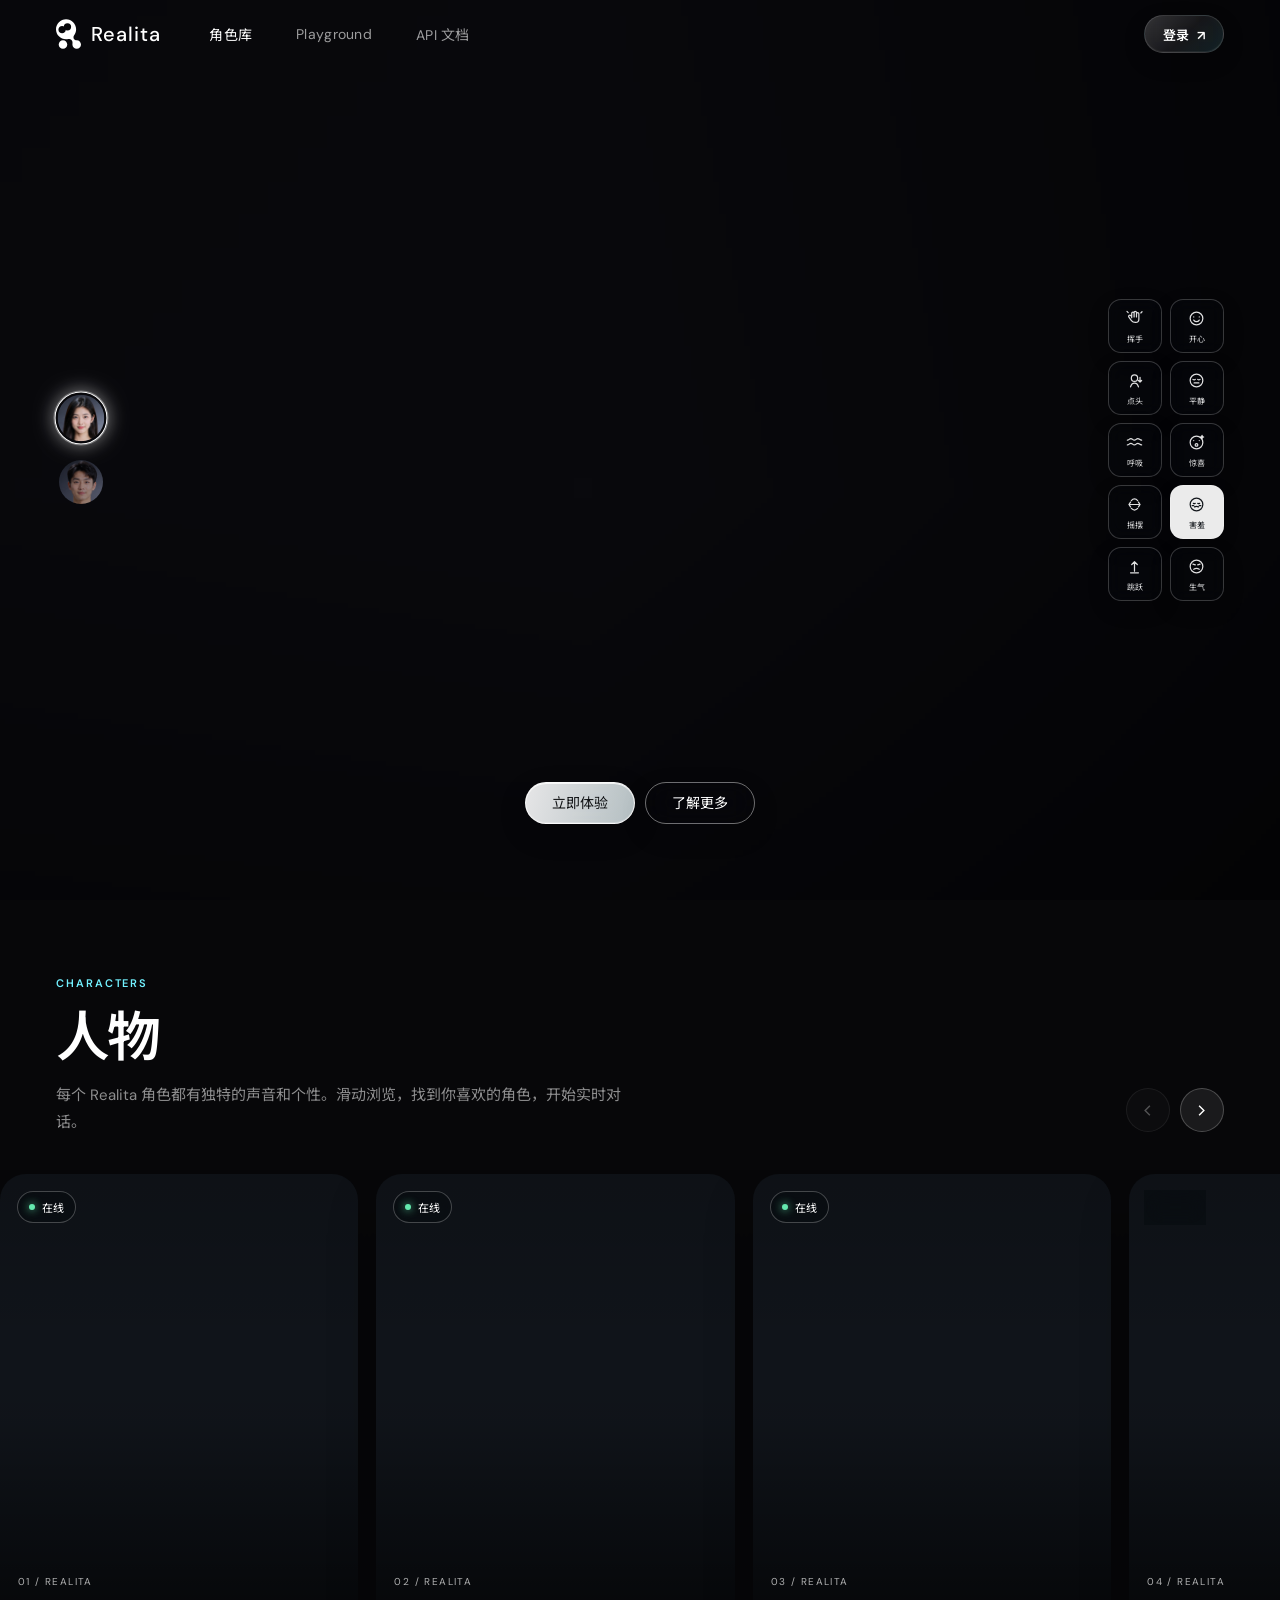
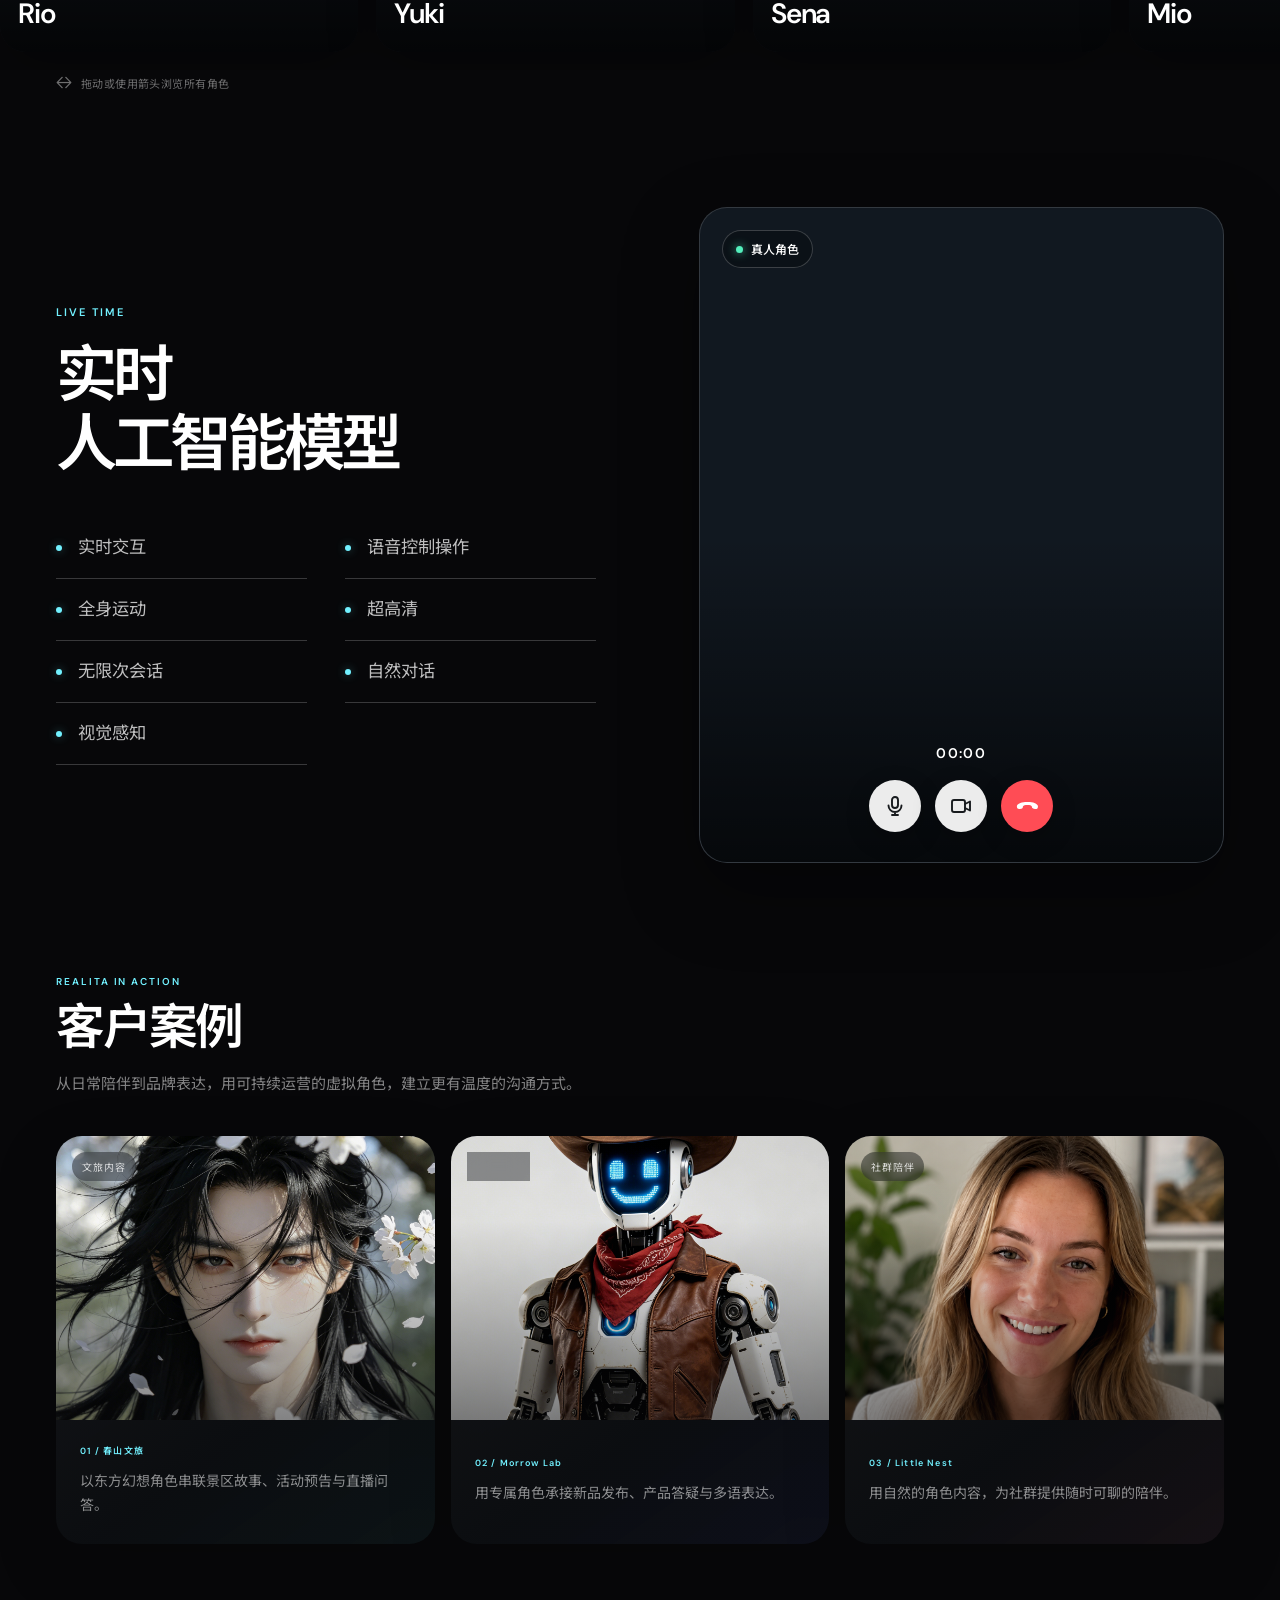
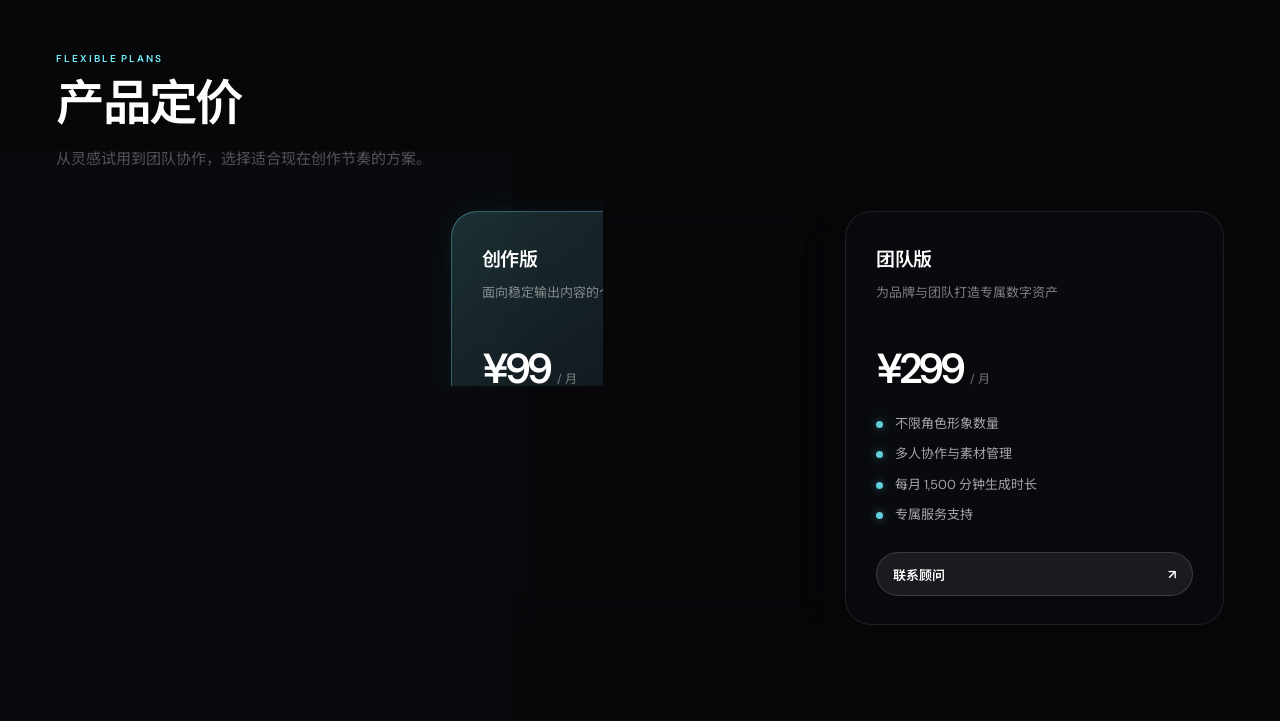
<file: index.html>
<!doctype html>
<html lang="zh-CN">
  <head>
    <meta charset="UTF-8" />
    <meta name="viewport" content="width=device-width, initial-scale=1.0" />
    <meta name="description" content="Realita 虚拟主播生成与直播首页" />
    <title>Realita — 让每个想法，都有自己的主播</title>
    <link rel="stylesheet" href="./styles.css?v=254" />
  </head>
  <body>
    <svg class="svg-symbols" aria-hidden="true">
      <symbol id="realita-call-icon" viewBox="0 0 28 27">
        <path d="M10.0737 0.970093C5.28773 1.50158 1.50651 5.27763 0.969848 10.0636" fill="none" stroke="currentColor" stroke-width="1.93975" stroke-linecap="round" stroke-linejoin="round"></path>
        <path d="M10.0737 5.55176C7.78354 5.99661 5.99379 7.78764 5.54765 10.0778" fill="none" stroke="currentColor" stroke-width="1.93975" stroke-linecap="round" stroke-linejoin="round"></path>
        <path fill="none" fill-rule="evenodd" clip-rule="evenodd" d="M14.3691 13.866C9.21067 19.0231 8.04045 13.0569 4.75605 16.3391C1.58965 19.5047 -0.231621 20.1389 3.78156 24.1497C4.28408 24.5536 7.47686 29.4123 18.6974 18.1946C29.9193 6.97555 25.0635 3.77942 24.6596 3.27703C20.638 -0.744844 20.0134 1.08568 16.847 4.25128C13.564 7.53484 19.5275 8.70893 14.3691 13.866Z" stroke="currentColor" stroke-width="1.93975" stroke-linecap="round" stroke-linejoin="round"></path>
      </symbol>
    </svg>
    <div class="aurora-background" aria-hidden="true">
      <span class="aurora-glow aurora-glow-one"></span>
      <span class="aurora-glow aurora-glow-two"></span>
      <span class="aurora-glow aurora-glow-three"></span>
      <span class="aurora-glow aurora-glow-four"></span>
    </div>
    <header class="topbar">
      <a class="brand" href="#" aria-label="Realita 首页">
        <svg class="brand-logo" width="195" height="231" viewBox="0 0 195 231" fill="none" xmlns="http://www.w3.org/2000/svg" aria-hidden="true">
          <path d="M54.5 164C73.0015 164 88 178.998 88 197.5C88 216.002 73.0015 231 54.5 231C35.9985 231 21 216.002 21 197.5C21 178.998 35.9985 164 54.5 164ZM78.5 0C121.854 0 157 35.1456 157 78.5C157 96.093 151.212 112.334 141.437 125.423C138.108 129.88 136.064 135.264 136.456 140.812L136.719 144.525C136.904 147.145 137.65 149.693 138.906 151.999L140.115 154.22C144.085 161.507 153.202 164 161.5 164C180.002 164 195 178.998 195 197.5C195 216.002 180.002 231 161.5 231C142.998 231 128 216.002 128 197.5C128 196.061 128.09 194.643 128.267 193.252C129.572 182.943 129.576 171.044 122.05 163.879L120.801 162.69C119.276 161.239 117.533 160.038 115.634 159.131L110.245 156.556C105.599 154.336 100.3 154.108 95.2686 155.203C89.8658 156.38 84.2553 157 78.5 157C35.1456 157 0 121.854 0 78.5C0 35.1456 35.1456 0 78.5 0ZM47.5 53C31.7599 53 19 65.7599 19 81.5C19 97.2401 31.7599 110 47.5 110C63.2401 110 76 97.2401 76 81.5C76 65.7599 63.2401 53 47.5 53Z" fill="currentColor"></path>
          <circle cx="89.5" cy="59.5" r="28.5"></circle>
        </svg>
        <span class="brand-name">Realita</span>
      </a>
      <nav class="nav-links" aria-label="主导航">
        <a class="active" href="#showcase">
          <span>角色库</span>
        </a>
        <a href="#studio">
          <span>Playground</span>
        </a>
        <a href="#pricing">
          <span>API 文档</span>
        </a>
      </nav>
      <div class="nav-actions">
        <button class="signup-button" type="button">登录 <span aria-hidden="true">↗</span></button>
      </div>
    </header>

    <main id="studio" class="studio-shell">
      <section class="stage photo-mode video-mode banner-mode" id="liveStage" data-style="3d" data-mode="live" data-background="aurora" aria-label="虚拟主播视频 Banner">
        <div class="stage-glow"></div>
        <div class="live-badge"><span></span> LIVE PREVIEW</div>
        <div class="stage-status">
          <span class="signal-bars"><i></i><i></i><i></i></span>
          <span>1080P · 60 FPS</span>
        </div>
        <div class="orbit orbit-one"></div>
        <div class="orbit orbit-two"></div>
        <video id="heroVideo" class="hero-video" muted autoplay playsinline preload="auto" aria-label="Realita 虚拟主播演示视频">
          <source src="./assets/live-streamer-banner-female-v2.m4v" type="video/mp4" />
        </video>
        <img id="heroAvatar" class="hero-avatar media-hidden" alt="" />
        <canvas id="mediaTransition" class="media-transition" aria-hidden="true"></canvas>
        <div class="tilt-light" aria-hidden="true"></div>
        <div class="banner-avatar-switcher" id="bannerAvatarSwitcher" aria-label="切换虚拟主播">
          <button class="banner-avatar-button active" type="button" data-slide-index="0" aria-label="切换到主播一" aria-pressed="true">
            <img src="./assets/banner-avatar-01.png" alt="主播一头像" />
          </button>
          <button class="banner-avatar-button" type="button" data-slide-index="1" aria-label="切换到主播二" aria-pressed="false">
            <img src="./assets/banner-avatar-02.png" alt="主播二头像" />
          </button>
        </div>
        <div class="video-controls" aria-label="首屏操作">
            <button class="video-control call-control" id="callButton" type="button" aria-pressed="false">
              <span class="control-label">立即体验</span>
            </button>
            <a class="banner-more-button" href="#showcase">了解更多</a>
        </div>
        <div class="stage-floor"></div>
        <div class="voice-card">
          <div class="voice-icon">✦</div>
          <div><small>正在播报</small><strong id="nowSpeaking">欢迎来到 Realita</strong></div>
          <div class="waveform" aria-hidden="true">
            <i></i><i></i><i></i><i></i><i></i><i></i><i></i><i></i>
          </div>
        </div>
        <button class="sound-button" id="soundToggle" aria-label="切换声音">⌁</button>
        <div class="performance-panel-body banner-performance-controls" aria-label="当前主播动作和情绪控制">
          <button class="performance-scroll-button" id="performancePrevious" type="button" aria-label="向上查看更多效果">↑</button>
          <div class="performance-controls performance-strip" id="performanceControlTrack" aria-label="主播动作和情绪效果">
            <button class="performance-control" type="button" data-action="wave" aria-pressed="false">
              <span class="performance-icon" aria-hidden="true"><svg viewBox="0 0 24 24" fill="none"><path d="M8.5 11V5.5a1.5 1.5 0 0 1 3 0V10M11.5 9V4.5a1.5 1.5 0 0 1 3 0V10M14.5 9V6a1.5 1.5 0 0 1 3 0v6M8.5 9.5 7.2 8.2a1.6 1.6 0 0 0-2.3 2.2l3.2 4.2c1.2 1.6 3 2.4 5 2.4h.4a4 4 0 0 0 4-4v-1"/><path d="M4 4.5 2.5 3M20 5l1.5-1.5"/></svg></span>
              <span>挥手</span>
            </button>
            <button class="performance-control" type="button" data-action="nod" aria-pressed="false">
              <span class="performance-icon" aria-hidden="true"><svg viewBox="0 0 24 24" fill="none"><circle cx="12" cy="9" r="4"/><path d="M7 20c.8-3.2 2.5-4.8 5-4.8s4.2 1.6 5 4.8M19 8v6m0 0-2-2m2 2 2-2"/></svg></span>
              <span>点头</span>
            </button>
            <button class="performance-control" type="button" data-action="breathe" aria-pressed="false">
              <span class="performance-icon" aria-hidden="true"><svg viewBox="0 0 24 24" fill="none"><path d="M3 9c2.2 0 2.2-2 4.4-2s2.2 2 4.4 2 2.2-2 4.4-2 2.2 2 4.8 2M3 15c2.2 0 2.2-2 4.4-2s2.2 2 4.4 2 2.2-2 4.4-2 2.2 2 4.8 2"/></svg></span>
              <span>呼吸</span>
            </button>
            <button class="performance-control" type="button" data-action="sway" aria-pressed="false">
              <span class="performance-icon" aria-hidden="true"><svg viewBox="0 0 24 24" fill="none"><path d="M8 7c1.2-1.3 2.5-2 4-2s2.8.7 4 2M8 17c1.2 1.3 2.5 2 4 2s2.8-.7 4-2M5 12h14M7 9l-2 3 2 3M17 9l2 3-2 3"/></svg></span>
              <span>摇摆</span>
            </button>
            <button class="performance-control" type="button" data-action="jump" aria-pressed="false">
              <span class="performance-icon" aria-hidden="true"><svg viewBox="0 0 24 24" fill="none"><path d="M12 18V6m0 0L8.5 9.5M12 6l3.5 3.5M7 20h10"/></svg></span>
              <span>跳跃</span>
            </button>
            <button class="performance-control" type="button" data-emotion="happy" aria-pressed="false">
              <span class="performance-icon" aria-hidden="true"><svg viewBox="0 0 24 24" fill="none"><circle cx="12" cy="12" r="8"/><path d="M8.5 10h.01M15.5 10h.01M8.5 14c1 1.4 2.2 2 3.5 2s2.5-.6 3.5-2"/></svg></span>
              <span>开心</span>
            </button>
            <button class="performance-control" type="button" data-emotion="calm" aria-pressed="false">
              <span class="performance-icon" aria-hidden="true"><svg viewBox="0 0 24 24" fill="none"><circle cx="12" cy="12" r="8"/><path d="M7.5 10.5c1 1 2 1 3 0M13.5 10.5c1 1 2 1 3 0M9 15h6"/></svg></span>
              <span>平静</span>
            </button>
            <button class="performance-control" type="button" data-emotion="surprised" aria-pressed="false">
              <span class="performance-icon" aria-hidden="true"><svg viewBox="0 0 24 24" fill="none"><circle cx="12" cy="12" r="8"/><path d="M8.5 9.5h.01M15.5 9.5h.01"/><circle cx="12" cy="15" r="1.7"/><path d="m19 3 .5 1.5L21 5l-1.5.5L19 7l-.5-1.5L17 5l1.5-.5L19 3Z"/></svg></span>
              <span>惊喜</span>
            </button>
            <button class="performance-control active" type="button" data-emotion="shy" aria-pressed="true">
              <span class="performance-icon" aria-hidden="true"><svg viewBox="0 0 24 24" fill="none"><circle cx="12" cy="12" r="8"/><path d="M8 10.5c.8.7 1.6.7 2.4 0M13.6 10.5c.8.7 1.6.7 2.4 0M9.5 15c1.7-1 3.3-1 5 0M6.5 13.5h2M15.5 13.5h2"/></svg></span>
              <span>害羞</span>
            </button>
            <button class="performance-control" type="button" data-emotion="angry" aria-pressed="false">
              <span class="performance-icon" aria-hidden="true"><svg viewBox="0 0 24 24" fill="none"><circle cx="12" cy="12" r="8"/><path d="m7.5 9 3 1M16.5 9l-3 1M8.5 15.5c2.3-1.5 4.7-1.5 7 0"/></svg></span>
              <span>生气</span>
            </button>
          </div>
          <button class="performance-scroll-button" id="performanceNext" type="button" aria-label="向下查看更多效果">↓</button>
        </div>
      </section>

  </main>

    <section id="showcase" class="characters" aria-labelledby="charactersTitle">
      <div class="characters-head">
        <div class="characters-copy">
          <span class="characters-number">CHARACTERS</span>
          <h2 id="charactersTitle">人物</h2>
          <p>每个 Realita 角色都有独特的声音和个性。滑动浏览，找到你喜欢的角色，开始实时对话。</p>
        </div>
        <div class="characters-nav" aria-label="浏览角色">
          <button id="characterPrevious" type="button" aria-label="上一位角色" disabled><svg viewBox="0 0 24 24" fill="none" stroke="currentColor" stroke-width="1.8" aria-hidden="true"><path d="M15 18l-6-6 6-6"/></svg></button>
          <button id="characterNext" type="button" aria-label="下一位角色"><svg viewBox="0 0 24 24" fill="none" stroke="currentColor" stroke-width="1.8" aria-hidden="true"><path d="M9 6l6 6-6 6"/></svg></button>
        </div>
      </div>
      <div class="characters-track" id="characterTrack" tabindex="0" aria-label="角色列表">
        <article class="character-card" data-name="Rio" data-role="实时互动角色" data-line="你好，我是 Rio，很高兴认识你。" data-video="https://valle.cf.vidy.chat/valle/valle/rio-dP5STv1EhYriscoK.mp4">
          <video class="character-video" src="https://valle.cf.vidy.chat/valle/valle/rio-dP5STv1EhYriscoK.mp4" muted loop playsinline preload="metadata" aria-label="Rio 角色演示视频"></video>
          <div class="character-shade" aria-hidden="true"></div>
          <span class="character-live"><i aria-hidden="true"></i>在线</span>
          <div class="character-card-info"><small>01 / REALITA</small><h3>Rio</h3></div>
          <button class="character-chat-button" type="button" aria-label="与 Rio 聊天"><svg viewBox="0 0 28 27" aria-hidden="true"><use href="#realita-call-icon"></use></svg><span>聊天</span></button>
        </article>
        <article class="character-card" data-name="Yuki" data-role="实时互动角色" data-line="你好，我是 Yuki，很高兴认识你。" data-video="https://valle.cf.vidy.chat/valle/valle/yuki-CfcICy5QjSrUVq1Q.mp4">
          <video class="character-video" src="https://valle.cf.vidy.chat/valle/valle/yuki-CfcICy5QjSrUVq1Q.mp4" muted loop playsinline preload="metadata" aria-label="Yuki 角色演示视频"></video>
          <div class="character-shade" aria-hidden="true"></div>
          <span class="character-live"><i aria-hidden="true"></i>在线</span>
          <div class="character-card-info"><small>02 / REALITA</small><h3>Yuki</h3></div>
          <button class="character-chat-button" type="button" aria-label="与 Yuki 聊天"><svg viewBox="0 0 28 27" aria-hidden="true"><use href="#realita-call-icon"></use></svg><span>聊天</span></button>
        </article>
        <article class="character-card" data-name="Sena" data-role="实时互动角色" data-line="你好，我是 Sena，很高兴认识你。" data-video="https://valle.cf.vidy.chat/valle/valle/sena-OuVgI9GfibVWmN6n.mp4">
          <video class="character-video" src="https://valle.cf.vidy.chat/valle/valle/sena-OuVgI9GfibVWmN6n.mp4" muted loop playsinline preload="metadata" aria-label="Sena 角色演示视频"></video>
          <div class="character-shade" aria-hidden="true"></div>
          <span class="character-live"><i aria-hidden="true"></i>在线</span>
          <div class="character-card-info"><small>03 / REALITA</small><h3>Sena</h3></div>
          <button class="character-chat-button" type="button" aria-label="与 Sena 聊天"><svg viewBox="0 0 28 27" aria-hidden="true"><use href="#realita-call-icon"></use></svg><span>聊天</span></button>
        </article>
        <article class="character-card" data-name="Mio" data-role="实时互动角色" data-line="你好，我是 Mio，很高兴认识你。" data-video="https://valle.cf.vidy.chat/valle/valle/mio-9xUpiEhxBnccAjnI.mp4">
          <video class="character-video" src="https://valle.cf.vidy.chat/valle/valle/mio-9xUpiEhxBnccAjnI.mp4" muted loop playsinline preload="metadata" aria-label="Mio 角色演示视频"></video>
          <div class="character-shade" aria-hidden="true"></div>
          <span class="character-live"><i aria-hidden="true"></i>在线</span>
          <div class="character-card-info"><small>04 / REALITA</small><h3>Mio</h3></div>
          <button class="character-chat-button" type="button" aria-label="与 Mio 聊天"><svg viewBox="0 0 28 27" aria-hidden="true"><use href="#realita-call-icon"></use></svg><span>聊天</span></button>
        </article>
        <article class="character-card" data-name="Luna" data-role="实时互动角色" data-line="你好，我是 Luna，很高兴认识你。" data-video="https://valle.cf.vidy.chat/valle/valle/luna-IjcZlr0S1dcWg0cW.mp4">
          <video class="character-video" src="https://valle.cf.vidy.chat/valle/valle/luna-IjcZlr0S1dcWg0cW.mp4" muted loop playsinline preload="metadata" aria-label="Luna 角色演示视频"></video>
          <div class="character-shade" aria-hidden="true"></div>
          <span class="character-live"><i aria-hidden="true"></i>在线</span>
          <div class="character-card-info"><small>05 / REALITA</small><h3>Luna</h3></div>
          <button class="character-chat-button" type="button" aria-label="与 Luna 聊天"><svg viewBox="0 0 28 27" aria-hidden="true"><use href="#realita-call-icon"></use></svg><span>聊天</span></button>
        </article>
        <article class="character-card" data-name="Aya" data-role="实时互动角色" data-line="你好，我是 Aya，很高兴认识你。" data-video="https://valle.cf.vidy.chat/valle/valle/aya-HGlJBriFpCKvPNZy.mp4">
          <video class="character-video" src="https://valle.cf.vidy.chat/valle/valle/aya-HGlJBriFpCKvPNZy.mp4" muted loop playsinline preload="metadata" aria-label="Aya 角色演示视频"></video>
          <div class="character-shade" aria-hidden="true"></div>
          <span class="character-live"><i aria-hidden="true"></i>在线</span>
          <div class="character-card-info"><small>06 / REALITA</small><h3>Aya</h3></div>
          <button class="character-chat-button" type="button" aria-label="与 Aya 聊天"><svg viewBox="0 0 28 27" aria-hidden="true"><use href="#realita-call-icon"></use></svg><span>聊天</span></button>
        </article>
        <article class="character-card" data-name="Rei" data-role="实时互动角色" data-line="你好，我是 Rei，很高兴认识你。" data-video="https://valle.cf.vidy.chat/valle/valle/rei-p0ToYysWTnOOnaSv.mp4">
          <video class="character-video" src="https://valle.cf.vidy.chat/valle/valle/rei-p0ToYysWTnOOnaSv.mp4" muted loop playsinline preload="metadata" aria-label="Rei 角色演示视频"></video>
          <div class="character-shade" aria-hidden="true"></div>
          <span class="character-live"><i aria-hidden="true"></i>在线</span>
          <div class="character-card-info"><small>07 / REALITA</small><h3>Rei</h3></div>
          <button class="character-chat-button" type="button" aria-label="与 Rei 聊天"><svg viewBox="0 0 28 27" aria-hidden="true"><use href="#realita-call-icon"></use></svg><span>聊天</span></button>
        </article>
        <article class="character-card" data-name="Nao" data-role="实时互动角色" data-line="你好，我是 Nao，很高兴认识你。" data-video="https://valle.cf.vidy.chat/valle/valle/nao-ZXYkl89sI4FoWmuM.mp4">
          <video class="character-video" src="https://valle.cf.vidy.chat/valle/valle/nao-ZXYkl89sI4FoWmuM.mp4" muted loop playsinline preload="metadata" aria-label="Nao 角色演示视频"></video>
          <div class="character-shade" aria-hidden="true"></div>
          <span class="character-live"><i aria-hidden="true"></i>在线</span>
          <div class="character-card-info"><small>08 / REALITA</small><h3>Nao</h3></div>
          <button class="character-chat-button" type="button" aria-label="与 Nao 聊天"><svg viewBox="0 0 28 27" aria-hidden="true"><use href="#realita-call-icon"></use></svg><span>聊天</span></button>
        </article>
        <article class="character-card" data-name="Kira" data-role="实时互动角色" data-line="你好，我是 Kira，很高兴认识你。" data-video="https://valle.cf.vidy.chat/valle/valle/kira-c6PnW3D3wSKg5uQl.mp4">
          <video class="character-video" src="https://valle.cf.vidy.chat/valle/valle/kira-c6PnW3D3wSKg5uQl.mp4" muted loop playsinline preload="metadata" aria-label="Kira 角色演示视频"></video>
          <div class="character-shade" aria-hidden="true"></div>
          <span class="character-live"><i aria-hidden="true"></i>在线</span>
          <div class="character-card-info"><small>09 / REALITA</small><h3>Kira</h3></div>
          <button class="character-chat-button" type="button" aria-label="与 Kira 聊天"><svg viewBox="0 0 28 27" aria-hidden="true"><use href="#realita-call-icon"></use></svg><span>聊天</span></button>
        </article>
      </div>
      <p class="characters-hint"><span aria-hidden="true">↔</span> 拖动或使用箭头浏览所有角色</p>
    </section>

    <section class="realtime-feature" id="video" aria-labelledby="realtimeFeatureTitle">
      <div class="realtime-feature-copy">
        <span class="realtime-feature-number">LIVE TIME</span>
        <h2 id="realtimeFeatureTitle">实时<br /><span>人工智能模型</span></h2>
        <ul class="cap-list">
          <li>实时交互</li>
          <li>语音控制操作</li>
          <li>全身运动</li>
          <li>超高清</li>
          <li>无限次会话</li>
          <li>自然对话</li>
          <li>视觉感知</li>
        </ul>
      </div>
      <div class="realtime-persona-visual">
        <span class="realtime-live"><i aria-hidden="true"></i>真人角色</span>
        <video class="realtime-persona-video" autoplay muted loop playsinline preload="metadata" aria-label="真人角色实时交互演示视频">
          <source src="https://valle.cf.vidy.chat/valle/valle/realtime-wuvEkMZePS9VGZ8i.mp4" type="video/mp4" />
          您的浏览器不支持视频播放。
        </video>
        <div class="realtime-call-ui" aria-hidden="true">
          <span class="realtime-call-timer">00:00</span>
          <div class="realtime-call-bar">
            <span class="realtime-call-button"><svg viewBox="0 0 24 24" aria-hidden="true"><rect x="9" y="3" width="6" height="11" rx="3"></rect><path d="M5.5 11.5a6.5 6.5 0 0 0 13 0M12 18v3M9 21h6"></path></svg></span>
            <span class="realtime-call-button"><svg viewBox="0 0 24 24" aria-hidden="true"><rect x="3" y="6" width="13" height="12" rx="2"></rect><path d="m16 10 5-2.5v9L16 14"></path></svg></span>
            <span class="realtime-call-button realtime-call-end"><svg class="realtime-hangup-icon" viewBox="0 0 1024 1024" aria-hidden="true"><path d="M934.528 554.325333c-14.506667 54.229333-51.925333 69.674667-113.493333 60.970667-72.362667-10.24-133.589333-29.653333-129.109334-92.16 0 0 5.717333-67.285333-170.325333-72.405333-205.44-5.290667-196.693333 74.410667-196.693333 74.410666-0.085333 73.386667-50.773333 77.44-122.965334 88.192-72.234667 10.752-116.394667-7.168-125.269333-87.381333-17.152-154.624 265.386667-194.944 389.333333-196.48 0 0 189.013333-2.858667 279.594667 23.765333l48.768 13.866667c67.968 21.973333 128.981333 61.952 143.146667 118.826667 0 0 8.362667 25.898667-2.986667 68.394666z"></path></svg></span>
          </div>
        </div>
      </div>
    </section>

    <section class="customer-cases" aria-labelledby="caseTitle">
      <div class="section-intro">
        <span>REALITA IN ACTION</span>
        <h2 id="caseTitle">客户案例</h2>
        <p>从日常陪伴到品牌表达，用可持续运营的虚拟角色，建立更有温度的沟通方式。</p>
      </div>
      <div class="case-list">
        <article class="case-card case-card-culture">
          <div class="case-visual">
            <img src="./assets/recommendations/avatar-luo-fantasy.png" alt="东方幻想风格的虚拟主播案例" loading="lazy" />
            <span class="case-label">文旅内容</span>
          </div>
          <div class="case-copy">
            <span class="case-index">01 / 春山文旅</span>
            <p>以东方幻想角色串联景区故事、活动预告与直播问答。</p>
          </div>
        </article>
        <article class="case-card case-card-product">
          <div class="case-visual">
            <img src="./assets/recommendations/avatar-ranger-robot.png" alt="机器人虚拟主播产品演示案例" loading="lazy" />
            <span class="case-label">产品沟通</span>
          </div>
          <div class="case-copy">
            <span class="case-index">02 / Morrow Lab</span>
            <p>用专属角色承接新品发布、产品答疑与多语表达。</p>
          </div>
        </article>
        <article class="case-card case-card-community">
          <div class="case-visual">
            <img src="./assets/recommendations/15fc34fc-69b7-476e-8416-21f001df73c9.png" alt="治愈风格的虚拟陪伴主播案例" loading="lazy" />
            <span class="case-label">社群陪伴</span>
          </div>
          <div class="case-copy">
            <span class="case-index">03 / Little Nest</span>
            <p>用自然的角色内容，为社群提供随时可聊的陪伴。</p>
          </div>
        </article>
      </div>
    </section>

    <section id="pricing" class="pricing-section" aria-labelledby="pricingTitle">
      <div class="section-intro pricing-intro">
        <span>FLEXIBLE PLANS</span>
        <h2 id="pricingTitle">产品定价</h2>
        <p>从灵感试用到团队协作，选择适合现在创作节奏的方案。</p>
      </div>
      <div class="pricing-grid">
        <article class="pricing-card">
          <span class="pricing-plan">体验版</span>
          <p class="pricing-desc">适合第一次创建自己的虚拟角色</p>
          <p class="price"><strong>¥0</strong><span>/ 月</span></p>
          <ul>
            <li>1 个角色形象</li>
            <li>基础动作与情绪</li>
            <li>每月 10 分钟体验时长</li>
          </ul>
          <a href="#studio" class="pricing-cta">免费开始 <span>↗</span></a>
        </article>
        <article class="pricing-card featured">
          <span class="pricing-badge">推荐</span>
          <span class="pricing-plan">创作版</span>
          <p class="pricing-desc">面向稳定输出内容的个人创作者</p>
          <p class="price"><strong>¥99</strong><span>/ 月</span></p>
          <ul>
            <li>5 个角色形象</li>
            <li>完整动作与情绪控制</li>
            <li>每月 300 分钟生成时长</li>
            <li>高清内容导出</li>
          </ul>
          <a href="#studio" class="pricing-cta">开始创作 <span>↗</span></a>
        </article>
        <article class="pricing-card">
          <span class="pricing-plan">团队版</span>
          <p class="pricing-desc">为品牌与团队打造专属数字资产</p>
          <p class="price"><strong>¥299</strong><span>/ 月</span></p>
          <ul>
            <li>不限角色形象数量</li>
            <li>多人协作与素材管理</li>
            <li>每月 1,500 分钟生成时长</li>
            <li>专属服务支持</li>
          </ul>
          <a href="#studio" class="pricing-cta">联系顾问 <span>↗</span></a>
        </article>
      </div>
    </section>

    <div class="call-flow" id="callFlow" hidden aria-live="polite">
      <section class="call-dialer" aria-labelledby="dialName">
        <div class="dial-aurora" aria-hidden="true"></div>
        <div class="dial-content">
          <div class="dial-avatar"><img id="dialAvatar" alt="" /></div>
          <span class="dial-status">正在建立连接<span class="dial-status-dots" aria-hidden="true"><i></i><i></i><i></i></span></span>
          <strong id="dialName">Realita 主播</strong>
          <p>准备开始一场新的对话</p>
          <button class="dial-cancel" id="dialCancel" type="button">取消</button>
        </div>
      </section>
      <div class="stage-settings-controls" aria-label="通话设置">
        <div class="stage-control-group" role="group" aria-label="风格切换">
          <div class="stage-control-segment">
            <button class="stage-option active" type="button" data-stage-style="3d" aria-pressed="true">3D</button>
            <button class="stage-option" type="button" data-stage-style="2d" aria-pressed="false">2D</button>
          </div>
        </div>
        <div class="stage-control-group" role="group" aria-label="模式切换">
          <div class="stage-control-segment">
            <button class="stage-option active" type="button" data-stage-mode="live" aria-pressed="true">直播</button>
            <button class="stage-option" type="button" data-stage-mode="companion" aria-pressed="false">陪伴</button>
          </div>
        </div>
        <button class="stage-background-toggle" id="stageBackgroundToggle" type="button" aria-label="切换背景：极光">
          <span>背景</span><strong id="stageBackgroundLabel">极光</strong>
          <svg viewBox="0 0 24 24" aria-hidden="true"><path d="M7 10l5 5 5-5"/></svg>
        </button>
      </div>
      <iframe class="call-embed" id="callEmbed" title="Realita 视频通话" allow="autoplay; camera; microphone"></iframe>
    </div>
    <div class="toast" id="toast" role="status" aria-live="polite"></div>
    <script src="./app.js?v=65"></script>
  </body>
</html>
</file>
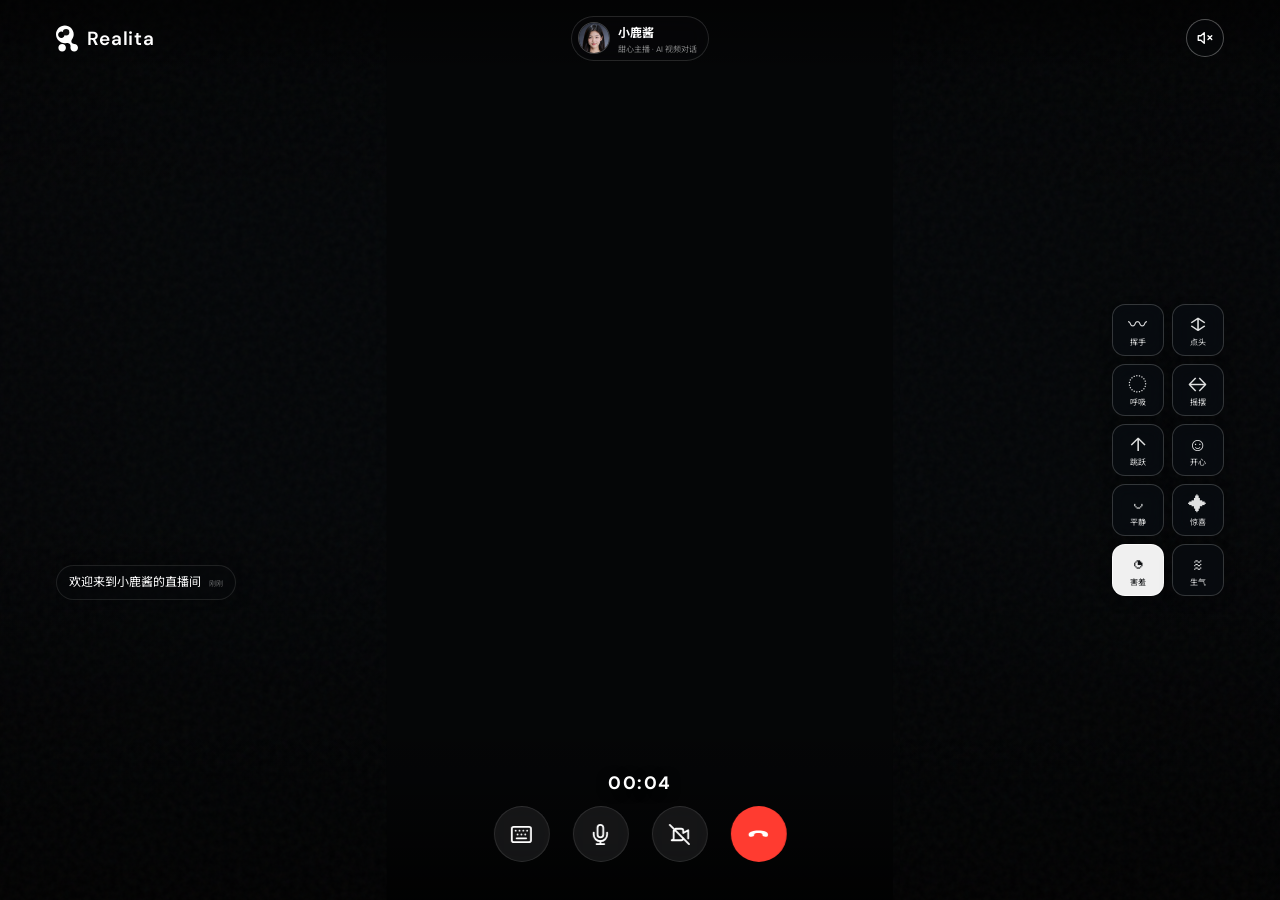
<file: call.html>
<!doctype html>
<html lang="zh-CN">
  <head>
    <meta charset="UTF-8" />
    <meta name="viewport" content="width=device-width, initial-scale=1.0, viewport-fit=cover" />
    <meta name="theme-color" content="#050607" />
    <meta name="description" content="Realita AI 数字人视频对话" />
    <title>Realita — 视频对话</title>
    <link rel="stylesheet" href="./call.css?v=41" />
  </head>
  <body>
    <main class="call-stage" id="callStage">
      <div class="remote-media-background" aria-hidden="true">
        <video class="remote-media-backdrop" id="remoteVideoBackdrop" muted autoplay loop playsinline preload="auto" aria-hidden="true"></video>
        <img class="remote-media-backdrop is-hidden" id="remoteImageBackdrop" alt="" aria-hidden="true" />
        <div class="remote-media-backdrop-shade" aria-hidden="true"></div>
      </div>
      <div class="remote-media-frame" aria-label="远端主播画面">
        <video class="remote-media" id="remoteVideo" autoplay loop playsinline preload="auto"></video>
        <img class="remote-media is-hidden" id="remoteImage" alt="当前虚拟主播" />
        <section class="call-controls" aria-label="视频通话控制">
          <span class="call-timer" id="callTimer">00:00</span>
          <form class="chat-form" id="chatForm">
            <input id="chatInput" type="text" maxlength="300" autocomplete="off" placeholder="输入你想说的话…" />
            <button type="submit" aria-label="发送消息">
              <svg viewBox="0 0 24 24" aria-hidden="true"><path d="M12 19V5"></path><path d="m6.5 10.5 5.5-5.5 5.5 5.5"></path></svg>
            </button>
          </form>
          <div class="control-row">
            <button class="round-control" id="keyboardControl" type="button" aria-label="打开文字对话" aria-pressed="false">
              <span><svg viewBox="0 0 24 24"><rect x="2" y="4" width="20" height="16" rx="2"></rect><path d="M6 8h.01M10 8h.01M14 8h.01M18 8h.01M8 12h.01M12 12h.01M16 12h.01M7 16h10"></path></svg></span>
            </button>
            <button class="round-control" id="micControl" type="button" aria-label="打开麦克风" aria-pressed="false">
              <span><svg viewBox="0 0 24 24"><path d="M12 2a3 3 0 0 0-3 3v7a3 3 0 0 0 6 0V5a3 3 0 0 0-3-3Z"></path><path d="M19 10v2a7 7 0 0 1-14 0v-2"></path><path d="M12 19v3M8 22h8"></path></svg></span>
            </button>
            <button class="round-control" id="cameraControl" type="button" aria-label="打开摄像头" aria-pressed="false">
              <span><svg class="camera-on-icon" viewBox="0 0 24 24"><path d="M14 6H4a2 2 0 0 0-2 2v8a2 2 0 0 0 2 2h10a2 2 0 0 0 2-2V8a2 2 0 0 0-2-2Z"></path><path d="m16 10 5.2-3v10L16 14"></path></svg><svg class="camera-off-icon" viewBox="0 0 24 24"><path d="M10.7 6H14a2 2 0 0 1 2 2v2.5L21.2 7.5v8.6"></path><path d="M16 16a2 2 0 0 1-2 2H4a2 2 0 0 0 2-2V8a2 2 0 0 0 2-2h2"></path><path d="m2 2 20 20"></path></svg></span>
            </button>
            <button class="round-control hangup-control" id="hangupControl" type="button" aria-label="挂断">
              <span><svg class="hangup-icon" viewBox="0 0 1024 1024" aria-hidden="true"><path d="M934.528 554.325333c-14.506667 54.229333-51.925333 69.674667-113.493333 60.970667-72.362667-10.24-133.589333-29.653333-129.109334-92.16 0 0 5.717333-67.285333-170.325333-72.405333-205.44-5.290667-196.693333 74.410667-196.693333 74.410666-0.085333 73.386667-50.773333 77.44-122.965334 88.192-72.234667 10.752-116.394667-7.168-125.269333-87.381333-17.152-154.624 265.386667-194.944 389.333333-196.48 0 0 189.013333-2.858667 279.594667 23.765333l48.768 13.866667c67.968 21.973333 128.981333 61.952 143.146667 118.826667 0 0 8.362667 25.898667-2.986667 68.394666z" fill="currentColor"></path></svg></span>
            </button>
          </div>
        </section>
      </div>
      <div class="call-shade" aria-hidden="true"></div>
      <div class="call-grain" aria-hidden="true"></div>

      <header class="call-header">
        <a class="call-brand" href="./index.html#studio" aria-label="返回 Realita 首页">
          <svg viewBox="0 0 195 231" aria-hidden="true">
            <path d="M54.5 164C73.0015 164 88 178.998 88 197.5C88 216.002 73.0015 231 54.5 231C35.9985 231 21 216.002 21 197.5C21 178.998 35.9985 164 54.5 164ZM78.5 0C121.854 0 157 35.1456 157 78.5C157 96.093 151.212 112.334 141.437 125.423C138.108 129.88 136.064 135.264 136.456 140.812L136.719 144.525C136.904 147.145 137.65 149.693 138.906 151.999L140.115 154.22C144.085 161.507 153.202 164 161.5 164C180.002 164 195 178.998 195 197.5C195 216.002 180.002 231 161.5 231C142.998 231 128 216.002 128 197.5C128 196.061 128.09 194.643 128.267 193.252C129.572 182.943 129.576 171.044 122.05 163.879L120.801 162.69C119.276 161.239 117.533 160.038 115.634 159.131L110.245 156.556C105.599 154.336 100.3 154.108 95.2686 155.203C89.8658 156.38 84.2553 157 78.5 157C35.1456 157 0 121.854 0 78.5C0 35.1456 35.1456 0 78.5 0ZM47.5 53C31.7599 53 19 65.7599 19 81.5C19 97.2401 31.7599 110 47.5 110C63.2401 110 76 97.2401 76 81.5C76 65.7599 63.2401 53 47.5 53Z" fill="currentColor"></path>
            <circle cx="89.5" cy="59.5" r="28.5" fill="#111"></circle>
          </svg>
          <span>Realita</span>
        </a>
        <div class="call-identity" aria-live="polite">
          <img class="call-identity-avatar" id="profileAvatar" src="./assets/banner-avatar-01.png" alt="当前主播头像" />
          <div><strong id="profileName">小鹿酱</strong><small id="profileRole">甜心主播 · AI 视频对话</small></div>
        </div>
        <button class="sound-chip" id="remoteSound" type="button" aria-label="开启声音" title="开启声音">
          <svg class="sound-off-icon" viewBox="0 0 24 24" aria-hidden="true"><path d="M11 5 6.5 9H3v6h3.5L11 19V5Z"></path><path d="m16 9 5 5M21 9l-5 5"></path></svg>
          <svg class="sound-on-icon" viewBox="0 0 24 24" aria-hidden="true"><path d="M11 5 6.5 9H3v6h3.5L11 19V5Z"></path><path d="M15 9.5a4 4 0 0 1 0 5M18 7a7 7 0 0 1 0 10"></path></svg>
        </button>
      </header>

      <section class="local-preview is-hidden" id="localPreview" aria-label="本地画面预览">
        <video id="localVideo" autoplay muted playsinline></video>
        <span id="previewLabel">你</span>
      </section>

      <aside class="call-performance-panel" aria-label="主播动作和情绪控制">
        <div class="call-performance-grid">
          <button class="call-performance-control" type="button" data-action="wave" aria-pressed="false"><span class="call-performance-icon" aria-hidden="true">〰</span><span>挥手</span></button>
          <button class="call-performance-control" type="button" data-action="nod" aria-pressed="false"><span class="call-performance-icon" aria-hidden="true">↕</span><span>点头</span></button>
          <button class="call-performance-control" type="button" data-action="breathe" aria-pressed="false"><span class="call-performance-icon" aria-hidden="true">◌</span><span>呼吸</span></button>
          <button class="call-performance-control" type="button" data-action="sway" aria-pressed="false"><span class="call-performance-icon" aria-hidden="true">↔</span><span>摇摆</span></button>
          <button class="call-performance-control" type="button" data-action="jump" aria-pressed="false"><span class="call-performance-icon" aria-hidden="true">↑</span><span>跳跃</span></button>
          <button class="call-performance-control" type="button" data-emotion="happy" aria-pressed="false"><span class="call-performance-icon" aria-hidden="true">☺</span><span>开心</span></button>
          <button class="call-performance-control" type="button" data-emotion="calm" aria-pressed="false"><span class="call-performance-icon" aria-hidden="true">◡</span><span>平静</span></button>
          <button class="call-performance-control" type="button" data-emotion="surprised" aria-pressed="false"><span class="call-performance-icon" aria-hidden="true">✦</span><span>惊喜</span></button>
          <button class="call-performance-control active" type="button" data-emotion="shy" aria-pressed="true"><span class="call-performance-icon" aria-hidden="true">◔</span><span>害羞</span></button>
          <button class="call-performance-control" type="button" data-emotion="angry" aria-pressed="false"><span class="call-performance-icon" aria-hidden="true">≋</span><span>生气</span></button>
        </div>
      </aside>

      <aside class="chat-drawer" id="chatDrawer" aria-label="文字对话" aria-hidden="false">
        <div class="chat-heading">
          <div><small>TEXT CHAT</small><strong>与 <span id="chatProfileName">小鹿酱</span> 对话</strong></div>
          <button id="closeChat" type="button" aria-label="关闭文字对话">×</button>
        </div>
        <div class="messages" id="messages" aria-live="polite">
          <div class="message ai-message"><span id="welcomeMessage">你好，很高兴见到你</span><small>刚刚</small></div>
        </div>
      </aside>

      <div class="call-toast" id="callToast" role="status" aria-live="polite"></div>
    </main>
    <script src="./call.js?v=17"></script>
  </body>
</html>
</file>
<file: styles.css>
@import url('https://fonts.googleapis.com/css2?family=DM+Sans:wght@400;500;600;700&family=Noto+Sans+SC:wght@400;500;600;700;800&display=swap');

/* A connected call occupies the banner first, then becomes a compact window after the banner. */
.topbar{z-index:140!important}
.stage.is-in-call{background:#050607!important}
.stage.is-in-call > :not(.call-embed):not(.call-flow){opacity:0!important;pointer-events:none!important}
.call-flow.is-connected{position:fixed;z-index:120;background:transparent;overflow:visible;pointer-events:none}
.call-flow.is-connected .call-embed:not(.is-floating){position:absolute;inset:0;width:100%;height:100%;border:0;border-radius:0;background:#050607;box-shadow:none;pointer-events:auto}
.call-flow .call-embed{transition:none}
.call-embed.is-floating{position:fixed!important;z-index:120!important;inset:auto clamp(16px,3vw,38px) clamp(16px,3vw,30px) auto!important;display:block!important;width:min(280px,calc(100vw - 32px))!important;height:min(498px,calc(100svh - 32px))!important;border:1px solid rgba(255,255,255,.38)!important;border-radius:20px!important;background:#050607!important;box-shadow:0 20px 60px rgba(0,0,0,.42)!important;opacity:1!important;visibility:visible!important;pointer-events:auto!important;overflow:hidden!important}
@media(max-width:640px){.call-embed.is-floating{right:12px!important;bottom:12px!important;width:min(240px,calc(100vw - 24px))!important;height:min(426px,calc(100svh - 24px))!important;border-radius:16px!important}}

/* Default-style radial aurora for the dialing state. */
.call-dialer{background:#030405!important}
.call-dialer::before,.call-dialer::after{content:none!important}
.dial-aurora{position:absolute;z-index:0;inset:0;overflow:hidden;background:#030405;isolation:isolate;pointer-events:none}.dial-aurora::before{content:"";position:absolute;inset:-10px;opacity:.5;background-image:repeating-linear-gradient(100deg,#fff 0%,#fff 7%,transparent 10%,transparent 12%,#fff 16%),repeating-linear-gradient(100deg,#3b82f6 10%,#a5b4fc 15%,#93c5fd 20%,#ddd6fe 25%,#60a5fa 30%);background-size:300% 200%,200% 200%;background-position:50% 50%,50% 50%;filter:blur(10px);mask-image:radial-gradient(ellipse at 100% 0%,#000 10%,transparent 70%);-webkit-mask-image:radial-gradient(ellipse at 100% 0%,#000 10%,transparent 70%);will-change:background-position;animation:dial-aurora 60s linear infinite}.dial-aurora::after{content:"";position:absolute;inset:0;background:radial-gradient(ellipse at 50% 0%,rgba(120,170,255,.12),transparent 58%),radial-gradient(ellipse at center,transparent 22%,rgba(3,4,5,.18) 68%,rgba(3,4,5,.66) 100%)}
@keyframes dial-aurora{from{background-position:50% 50%,50% 50%}to{background-position:350% 50%,350% 50%}}
@media(prefers-reduced-motion:reduce){.dial-aurora::before{animation:none}}
.dial-status-dots{display:inline-flex;align-items:center;gap:3px;margin-left:6px;letter-spacing:0}.dial-status-dots i{width:3px;height:3px;border-radius:50%;background:currentColor;animation:dial-status-dot 1s ease-in-out infinite}.dial-status-dots i:nth-child(2){animation-delay:.16s}.dial-status-dots i:nth-child(3){animation-delay:.32s}@keyframes dial-status-dot{0%,70%,100%{opacity:.25;transform:translateY(0)}35%{opacity:1;transform:translateY(-3px)}}
.banner-performance-controls .performance-control:not(.active){background:rgba(10,15,22,.18)!important;box-shadow:0 8px 22px rgba(0,0,0,.14)!important}.banner-performance-controls .performance-control:not(.active):hover{border-color:rgba(255,255,255,.34);background:rgba(255,255,255,.14)!important;box-shadow:0 8px 22px rgba(0,0,0,.14)!important}.banner-performance-controls .performance-control.active{background:rgba(255,255,255,.92)!important;color:#12161b}
.banner-performance-controls .performance-control{border:.5px solid rgba(255,255,255,.2)!important}

:root {
  --bg: #070709;
  --panel: rgba(18, 18, 23, 0.82);
  --line: rgba(255, 255, 255, 0.1);
  --muted: #8d8d98;
  --cyan: #72f1ff;
  --violet: #9b7bff;
  --lime: #d9ff57;
}

* { box-sizing: border-box; }
html { scroll-behavior: smooth;background:var(--bg); }
body {
  margin: 0;
  min-width: 320px;
  background: var(--bg);
  color: #f7f7f8;
  font-family: 'DM Sans', 'Noto Sans SC', sans-serif;
  overflow-x: hidden;
  position:relative;
  isolation:isolate;
  transition:background-color .35s ease,color .35s ease;
}
.svg-symbols{position:absolute;width:0;height:0;overflow:hidden;pointer-events:none}
button, input { font: inherit; }
button, a { -webkit-tap-highlight-color: transparent; }
button { color: inherit; }

.aurora-background{position:fixed;inset:0;z-index:0;overflow:hidden;pointer-events:none;background:radial-gradient(ellipse at 50% -12%,rgba(51,174,188,.09),transparent 52%),#070709;transform:translate3d(0,0,0);backface-visibility:hidden;contain:paint}
.aurora-background::after{content:"";position:absolute;inset:0;background:radial-gradient(ellipse at center,transparent 24%,rgba(7,7,9,.2) 72%,rgba(7,7,9,.62) 100%)}
.aurora-glow{position:absolute;display:block;border-radius:50%;filter:blur(78px);mix-blend-mode:screen;opacity:.24;will-change:transform;backface-visibility:hidden}
.aurora-glow-one{width:76vw;height:52vh;right:-38%;top:-20%;background:radial-gradient(ellipse,rgba(85,240,255,.42) 0%,rgba(75,178,255,.18) 38%,transparent 72%);animation:aurora-drift-one 12s ease-in-out infinite alternate}
.aurora-glow-two{width:72vw;height:58vh;right:-18%;top:-4%;background:radial-gradient(ellipse,rgba(59,194,255,.38) 0%,rgba(65,255,207,.15) 42%,transparent 72%);animation:aurora-drift-two 14s ease-in-out infinite alternate}
.aurora-glow-three{width:68vw;height:48vh;right:2%;top:22%;background:radial-gradient(ellipse,rgba(255,89,184,.26) 0%,rgba(255,143,108,.12) 42%,transparent 72%);animation:aurora-drift-three 13s ease-in-out infinite alternate}
.aurora-glow-four{width:62vw;height:54vh;right:-22%;top:6%;background:radial-gradient(ellipse,rgba(18,62,176,.34) 0%,rgba(10,39,112,.2) 44%,transparent 74%);opacity:.22;animation:aurora-drift-four 15s ease-in-out infinite alternate}

.noise {
  position: fixed; inset: 0; pointer-events: none; z-index: 20; opacity: .035;
  transform:translate3d(0,0,0);backface-visibility:hidden;contain:paint;
  background-image: url("data:image/svg+xml,%3Csvg viewBox='0 0 180 180' xmlns='http://www.w3.org/2000/svg'%3E%3Cfilter id='n'%3E%3CfeTurbulence type='fractalNoise' baseFrequency='.8' numOctaves='3' stitchTiles='stitch'/%3E%3C/filter%3E%3Crect width='100%25' height='100%25' filter='url(%23n)' opacity='.8'/%3E%3C/svg%3E");
}

.topbar {
  width:100%;height:68px;padding:12px clamp(24px,4.4vw,72px);display:flex;align-items:center;
  position:fixed;top:0;left:0;z-index:30;margin:0;border:0;border-radius:0;
  background-color:transparent;background-image:none;
  box-shadow:none;
  backdrop-filter:none;-webkit-backdrop-filter:none;transition:background-color .28s ease,backdrop-filter .28s ease;transform:translate3d(0,0,0);backface-visibility:hidden;
}
.topbar.over-media{background-color:rgba(10,9,15,.1);background-image:none;backdrop-filter:blur(8px) saturate(125%);-webkit-backdrop-filter:blur(8px) saturate(125%)}
.brand { display: flex; align-items: center; gap: 10px; color: white; text-decoration: none; }
.brand-logo { width: 25px; height: 30px; flex: none; }
.brand-logo circle { fill: var(--bg); }
.brand-name { font-size: 20px; font-weight: 500; letter-spacing: 1px; }
.nav-links{display:flex;gap:12px;margin:0 auto 0 32px;height:44px;align-items:center;padding:0;border:0;border-radius:0;background:transparent;box-shadow:none;backdrop-filter:none;-webkit-backdrop-filter:none}
.nav-links a{height:44px;padding:0 16px;display:flex;align-items:center;justify-content:center;position:relative;border:0;border-radius:0;color:rgba(255,255,255,.6);text-decoration:none;font-size:14px;font-weight:400;letter-spacing:.02em;white-space:nowrap;transition:color .2s ease}
.nav-links a::after{content:"";position:absolute;left:14px;right:14px;bottom:3px;height:1.5px;border-radius:999px;background:#fff;transform:scaleX(0);transform-origin:center;transition:transform .3s ease-out}
.nav-links a:hover{color:#fff}.nav-links a:hover::after{transform:scaleX(1)}
.nav-links a.active{color:#fff;background:transparent;box-shadow:none}
.nav-actions { display:flex; align-items:center; gap: 10px; }
.login-button, .signup-button { border: 0; background: transparent; cursor: pointer; }
.login-button { padding:9px 12px;color:rgba(255,255,255,.6);font-size:14px;transition:color .2s ease}.login-button:hover{color:#fff}
.theme-toggle{width:36px;height:36px;display:grid;place-items:center;padding:0;border:1px solid rgba(255,255,255,.12);border-radius:50%;outline:0;background:rgba(255,255,255,.07);color:#fff;cursor:pointer;backdrop-filter:blur(12px);-webkit-backdrop-filter:blur(12px);transition:transform .25s ease,background .25s ease,border-color .25s ease,color .25s ease}.theme-toggle:hover{transform:rotate(8deg) scale(1.05);background:rgba(255,255,255,.13);border-color:rgba(255,255,255,.2)}.theme-toggle:focus-visible{outline:2px solid rgba(114,241,255,.72);outline-offset:2px}.theme-icon{width:17px;height:17px;stroke:currentColor;stroke-width:1.7;stroke-linecap:round;stroke-linejoin:round}.moon-icon{display:none}
.signup-button { height:38px;padding:0 18px;border:1px solid rgba(255,255,255,.14);border-radius:999px;background:linear-gradient(135deg,rgba(255,255,255,.19),rgba(255,255,255,.075) 52%,rgba(114,241,255,.12));color:#fff;font-size:13px;font-weight:600;box-shadow:0 8px 22px rgba(0,0,0,.18),inset 0 -1px 0 rgba(255,255,255,.06);backdrop-filter:blur(20px) saturate(180%);-webkit-backdrop-filter:blur(20px) saturate(180%);transition:transform .2s ease,background .2s ease }
.signup-button:hover{transform:translateY(-1px);background:linear-gradient(135deg,rgba(255,255,255,.24),rgba(255,255,255,.105) 52%,rgba(114,241,255,.16))}
.signup-button span { margin-left: 5px; }

.studio-shell {
  min-height:100vh;padding:94px clamp(24px,4.4vw,72px) 40px;
  display:grid;grid-template-columns:minmax(0,1fr);align-items:center;gap:0;position:relative;isolation:isolate;z-index:1;
}
.studio-shell::before { display:none; }

.hero-copy { max-width: 460px; position:relative; z-index:2; }
.eyebrow { font-size: 11px; color: var(--cyan); letter-spacing: .2em; font-weight: 600; display:flex; align-items:center; gap: 10px; margin-bottom: 22px; }
.eyebrow span { width: 26px; height:1px; background:var(--cyan); box-shadow: 0 0 9px var(--cyan); }
h1 { font-family:'Noto Sans SC',sans-serif; font-size: clamp(48px, 5vw, 78px); line-height: 1.08; letter-spacing: -.065em; margin: 0 0 25px; font-weight: 600; }
h1 span { display:inline-block; margin-left:.12em; color: transparent; -webkit-text-stroke: 1px rgba(255,255,255,.9); position:relative; }
h1 span::after { content:""; width:8px; height:8px; background:var(--cyan); border-radius:50%; position:absolute; right:-17px; top: 12px; box-shadow:0 0 12px var(--cyan); }
.hero-copy > p { color:#94949f; font-size:15px; line-height:1.8; max-width:390px; margin-bottom:36px; }
.trust-row { display:flex; align-items:center; gap:12px; color:#aaa; }
.avatar-stack { display:flex; }
.avatar-stack span { width:33px; height:33px; border-radius:50%; display:grid; place-items:center; background:#333; border:2px solid var(--bg); margin-left:-8px; font-size:9px; }
.avatar-stack span:first-child { margin-left:0; background:#385167; }.avatar-stack span:nth-child(2){background:#6b526a}.avatar-stack span:last-child{background:var(--cyan); color:#071013;}
.trust-row strong { font-size:12px; color:white; display:block; }.trust-row small{font-size:9px;display:block;margin-top:3px}.stars{font-size:9px;color:var(--lime);letter-spacing:1px;}

.stage { --tilt-x:0deg;--tilt-y:0deg;--light-x:50%;--light-y:50%;grid-area:1/1;width:100%;height:calc(100vh - 144px);min-height:600px;aspect-ratio:auto;border:1px solid rgba(255,255,255,.11);border-radius:32px;position:relative;overflow:hidden;background:#09090d;box-shadow:0 40px 100px rgba(0,0,0,.45);transform:perspective(1450px) rotateX(var(--tilt-x)) rotateY(var(--tilt-y)) scale3d(1,1,1);transform-style:preserve-3d;will-change:transform;transition:transform .48s cubic-bezier(.2,.8,.2,1),box-shadow .35s ease,border-color .35s ease; }
.stage.is-tilting{transform:perspective(1450px) rotateX(var(--tilt-x)) rotateY(var(--tilt-y)) scale3d(1.008,1.008,1.008);transition:transform .12s ease-out,box-shadow .25s ease,border-color .25s ease;border-color:rgba(255,255,255,.17);box-shadow:0 44px 104px rgba(0,0,0,.48)}
.stage::before { content:""; position:absolute; inset:0; background: repeating-linear-gradient(90deg,transparent 0 49px,rgba(255,255,255,.025) 50px), repeating-linear-gradient(0deg,transparent 0 49px,rgba(255,255,255,.02) 50px); mask-image:linear-gradient(to top,black,transparent 78%); }
.stage-glow { position:absolute; width:70%; aspect-ratio:1; border-radius:50%; left:15%; top:13%; background:radial-gradient(circle,rgba(120,94,255,.24),rgba(38,218,255,.08) 46%,transparent 70%); filter:blur(12px); }
.live-badge { position:absolute; top:24px; left:24px; z-index:4; border:1px solid rgba(255,255,255,.13); background:rgba(12,12,16,.6); backdrop-filter:blur(10px); border-radius:999px;padding:9px 13px;font-size:9px;letter-spacing:.12em; }
.live-badge span { display:inline-block;width:6px;height:6px;border-radius:50%;background:#ff4b74;margin-right:7px;box-shadow:0 0 8px #ff4b74;animation:pulse 1.6s infinite; }
.stage-status { position:absolute;right:24px;top:28px;z-index:4;display:flex;gap:10px;font-size:8px;color:#888;letter-spacing:.1em; }
.signal-bars { display:flex;align-items:flex-end;gap:2px;height:11px}.signal-bars i{width:2px;background:var(--cyan);display:block}.signal-bars i:nth-child(1){height:4px}.signal-bars i:nth-child(2){height:7px}.signal-bars i:nth-child(3){height:10px}
.orbit { position:absolute;border:1px solid rgba(126,222,255,.12);border-radius:50%;left:50%;top:48%;transform:translate(-50%,-50%); }.orbit-one{width:75%;aspect-ratio:1}.orbit-two{width:93%;aspect-ratio:1;border-style:dashed;animation:spin 30s linear infinite}
.hero-avatar,.hero-video { position:absolute;z-index:2;left:50%;bottom:-3%;transform:translate3d(-50%,0,0);width:95%;height:93%;object-fit:contain;object-position:center bottom;filter:drop-shadow(0 30px 38px rgba(0,0,0,.55));transition:transform .68s cubic-bezier(.22,.72,.16,1);will-change:transform; }
.hero-avatar.media-enter,.hero-video.media-enter{opacity:1;transform:translate3d(50%,0,0);filter:none;transition:none}
.stage.slide-backward .hero-avatar.media-enter,.stage.slide-backward .hero-video.media-enter{transform:translate3d(-150%,0,0)}
.media-transition{position:absolute;inset:0;z-index:3;width:100%;height:100%;opacity:0;pointer-events:none;transform:translate3d(0,0,0);filter:none;transition:transform .68s cubic-bezier(.22,.72,.16,1);will-change:transform}
.media-transition.is-visible{opacity:1}.media-transition.media-exit{opacity:1;transform:translate3d(-100%,0,0);filter:none}.stage.slide-backward .media-transition.media-exit{transform:translate3d(100%,0,0)}
.media-hidden { opacity:0!important;pointer-events:none; }
.hero-avatar.uploaded, .hero-avatar.cover { width:100%;height:100%;bottom:0;object-fit:cover;object-position:center center;filter:saturate(.96) contrast(1.02); }
.stage.photo-mode::before { display:none; }
.stage.photo-mode .hero-avatar.cover,.stage.photo-mode .hero-video { width:100%;height:100%;bottom:0;object-fit:cover;object-position:center;filter:none; }
.stage.banner-mode .hero-avatar,.stage.banner-mode .hero-video{left:0;width:100%;height:100%;bottom:0;transform:translate3d(0,0,0);object-fit:cover;object-position:center;filter:none}
.stage.banner-mode .hero-avatar.media-enter,.stage.banner-mode .hero-video.media-enter{transform:translate3d(100%,0,0)}
.stage.banner-mode.slide-backward .hero-avatar.media-enter,.stage.banner-mode.slide-backward .hero-video.media-enter{transform:translate3d(-100%,0,0)}
.stage .hero-avatar.media-enter,.stage .hero-video.media-enter{filter:none}
.stage.photo-mode::after { content:"";position:absolute;inset:0;z-index:3;pointer-events:none;background:linear-gradient(180deg,rgba(0,0,0,.05),transparent 32%,rgba(0,0,0,.12)); }
.stage.banner-mode::before{display:none}.stage.banner-mode::after{content:"";position:absolute;inset:0;z-index:3;pointer-events:none;background:linear-gradient(90deg,rgba(0,0,0,.08),transparent 46%,rgba(0,0,0,.42)),linear-gradient(180deg,rgba(0,0,0,.06),transparent 55%,rgba(0,0,0,.3))}
.stage.banner-mode .stage-glow,.stage.banner-mode .live-badge,.stage.banner-mode .stage-status,.stage.banner-mode .orbit,.stage.banner-mode .stage-floor,.stage.banner-mode .voice-card,.stage.banner-mode .sound-button{opacity:0;pointer-events:none}
.stage.photo-mode .stage-glow,.stage.photo-mode .live-badge,.stage.photo-mode .stage-status,.stage.photo-mode .orbit,.stage.photo-mode .stage-floor,.stage.photo-mode .voice-card,.stage.photo-mode .sound-button{opacity:0;pointer-events:none}
.video-controls{position:absolute;z-index:7;left:0;right:0;bottom:20px;height:40px;transform:translateY(8px);display:flex;align-items:center;justify-content:center;padding:0 20px;border:0;background:transparent;box-shadow:none;opacity:0;pointer-events:none;transition:opacity .2s ease,transform .24s ease}.stage:hover .video-controls,.stage:focus-within .video-controls{opacity:1;transform:translateY(0)}.stage:not(.video-mode) .video-controls{display:none}.video-control{height:40px;display:flex;align-items:center;justify-content:center;gap:12px;padding:0 20px;border:0;border-radius:54px;background:rgba(255,255,255,.95);color:#333;cursor:pointer;pointer-events:auto;outline:0;box-shadow:0 8px 24px rgba(0,0,0,.2);transition:transform .3s ease,background .2s ease,color .2s ease}.video-control:hover{transform:scale(1.1);background:#fff}.video-control:focus,.video-control:focus-visible{outline:0}.control-icon{width:22px;height:22px;display:grid;place-items:center;flex:none;background:transparent;color:#262626}.control-icon svg{width:19px;height:19px;fill:currentColor}.call-control{position:relative;top:-20px;height:48px;padding:0 26px;gap:14px}.call-control .control-icon{width:26px;height:24px}.call-control .control-icon svg{width:26px;height:23px;fill:none}.control-label{font-size:16px;font-weight:500;white-space:nowrap}.call-control .control-label{font-size:18px}.call-control.is-active{background:#ff5b67;color:#fff}.call-control.is-active:hover{background:#ff6874}.call-control.is-active .control-icon{color:#fff;transform:rotate(135deg)}.mute-control{position:absolute;right:20px;width:40px;padding:0;background:rgba(255,255,255,.6);color:#262626;box-shadow:0 8px 24px rgba(0,0,0,.18)}.mute-control:hover,.mute-control:not(.is-muted):hover{background:rgba(255,255,255,.82)}.mute-control:not(.is-muted){background:rgba(255,255,255,.6);color:#262626}.mute-control.is-muted{color:#666}.mute-control .control-icon svg{width:20px;height:20px;fill:none}
.stage .video-controls{opacity:1;transform:translateY(0)}
.call-control{height:44px;padding:0 21px;gap:10px;color:#080d0f;background:linear-gradient(105deg,rgba(255,255,255,.97),rgba(239,252,253,.92));border:1px solid rgba(255,255,255,.96);backdrop-filter:blur(8px) saturate(160%);-webkit-backdrop-filter:blur(8px) saturate(160%);box-shadow:0 8px 26px rgba(28,80,88,.13),0 0 22px rgba(225,252,254,.14),inset 0 1px 0 rgba(255,255,255,.76),inset 0 -1px 0 rgba(255,255,255,.18)}
.call-control .control-icon{width:19px;height:19px;color:#111}
.call-control .control-icon svg{width:19px;height:18px}
.call-control .control-icon svg path{stroke:#111}
.call-control .control-label{font-size:16px}
.call-control:hover{background:linear-gradient(105deg,#fff,rgba(246,254,255,.98))}
.call-control.is-active{background:linear-gradient(135deg,#ff7180,#ff4f65)}
.mute-control{position:relative;right:auto;top:-20px;margin-left:10px}
.stage.banner-mode .mute-control{right:auto}
.mute-control .volume-off-icon{display:none}.mute-control.is-muted .volume-on-icon{display:none}.mute-control.is-muted .volume-off-icon{display:block}
.banner-nav{position:absolute;z-index:8;left:28px;bottom:28px;display:flex;align-items:center;gap:12px;color:rgba(255,255,255,.72);font-size:9px;letter-spacing:.12em}.banner-switch-buttons{display:flex;gap:6px}.banner-switch-button{width:30px;height:30px;display:grid;place-items:center;padding:0;border:1px solid rgba(255,255,255,.22);border-radius:50%;background:rgba(10,13,17,.32);color:#fff;font-size:18px;line-height:1;cursor:pointer;backdrop-filter:blur(8px) saturate(140%);-webkit-backdrop-filter:blur(8px) saturate(140%);transition:background .2s ease,transform .2s ease}.banner-switch-button:hover{background:rgba(255,255,255,.2);transform:scale(1.05)}
.banner-performance-controls{position:absolute;z-index:9;right:clamp(32px,4vw,64px);top:50%;width:116px;display:block;padding:0;overflow:visible;border:0;border-radius:0;background:transparent;backdrop-filter:none;-webkit-backdrop-filter:none;box-shadow:none;transform:translateY(-50%)}
.banner-performance-controls::before,.banner-performance-controls::after{content:none}
.performance-strip{display:grid;grid-template-columns:repeat(2,54px);grid-template-rows:repeat(5,54px);grid-auto-flow:column;justify-content:end;gap:8px;overflow:visible;scrollbar-width:none}.performance-strip::-webkit-scrollbar{display:none}.performance-control{position:relative;width:54px;height:54px;display:flex;flex-direction:column;align-items:center;justify-content:center;gap:4px;padding:4px;border:1px solid rgba(255,255,255,.18);border-radius:13px;background:rgba(255,255,255,.13);color:rgba(255,255,255,.88);font-size:8px;font-weight:400;letter-spacing:normal;cursor:pointer;clip-path:none;backdrop-filter:blur(8px);-webkit-backdrop-filter:blur(8px);box-shadow:0 5px 14px rgba(0,0,0,.12);transition:background .2s ease,color .2s ease,border-color .2s ease,transform .2s ease}.performance-control::before,.performance-control::after{content:none}.performance-control:hover{border-color:rgba(255,255,255,.18);background:rgba(255,255,255,.2);color:#fff;transform:none;box-shadow:0 5px 14px rgba(0,0,0,.12)}.performance-control.active{border-color:rgba(255,255,255,.78);background:rgba(255,255,255,.94);color:#111;box-shadow:0 5px 16px rgba(0,0,0,.16)}.performance-icon{width:20px;height:20px;display:grid;place-items:center}.performance-icon svg{width:19px;height:19px;stroke:currentColor;stroke-width:1.55;stroke-linecap:round;stroke-linejoin:round}.performance-scroll-button{display:none}
.stage-floor { position:absolute;left:9%;right:9%;bottom:-12%;height:34%;background:radial-gradient(ellipse,rgba(121,95,255,.34),transparent 62%);transform:perspective(250px) rotateX(67deg);filter:blur(3px); }
.voice-card { position:absolute;z-index:5;bottom:24px;left:24px;right:24px;display:flex;align-items:center;gap:12px;background:rgba(8,8,12,.62);backdrop-filter:blur(18px);border:1px solid rgba(255,255,255,.12);padding:12px 15px;border-radius:14px; }
.voice-icon{width:32px;height:32px;border-radius:9px;display:grid;place-items:center;background:linear-gradient(135deg,var(--cyan),var(--violet));color:#111}.voice-card small{display:block;font-size:8px;color:#85858f}.voice-card strong{font-size:11px;font-weight:500}.waveform{margin-left:auto;display:flex;align-items:center;gap:3px;height:28px}.waveform i{display:block;width:2px;height:8px;background:var(--cyan);border-radius:2px;animation:wave .8s ease-in-out infinite alternate}.waveform i:nth-child(2n){animation-delay:.2s}.waveform i:nth-child(3n){animation-delay:.4s}
.sound-button{position:absolute;z-index:5;right:22px;bottom:91px;width:32px;height:32px;border:1px solid var(--line);background:rgba(9,9,12,.5);border-radius:50%;cursor:pointer}.sound-button.muted{opacity:.45}

.control-panel{--tilt-x:0deg;--tilt-y:0deg;--light-x:50%;--light-y:50%;grid-area:1/1;justify-self:end;z-index:10;width:350px;margin-right:22px;position:relative;isolation:isolate;overflow:hidden;align-self:center;background:linear-gradient(135deg,rgba(7,10,16,.46),rgba(3,5,10,.32) 48%,rgba(7,22,26,.4));backdrop-filter:blur(30px) saturate(180%);-webkit-backdrop-filter:blur(30px) saturate(180%);border:1px solid rgba(255,255,255,.13);border-radius:22px;padding:22px;box-shadow:0 30px 80px rgba(0,0,0,.28),inset 0 -1px 0 rgba(255,255,255,.035);transform:perspective(1450px) rotateX(var(--tilt-x)) rotateY(var(--tilt-y)) scale3d(1,1,1);transform-style:preserve-3d;will-change:transform;transition:transform .48s cubic-bezier(.2,.8,.2,1),box-shadow .35s ease,border-color .35s ease}
.control-panel.is-tilting{transform:perspective(1450px) rotateX(var(--tilt-x)) rotateY(var(--tilt-y)) scale3d(1.008,1.008,1.008);transition:transform .12s ease-out,box-shadow .25s ease,border-color .25s ease;border-color:rgba(255,255,255,.17);box-shadow:0 38px 92px rgba(0,0,0,.38),inset 0 -1px 0 rgba(255,255,255,.045)}
.control-panel::before{content:"";position:absolute;inset:1px;z-index:0;border-radius:20px;pointer-events:none;background:radial-gradient(ellipse at 92% 110%,rgba(114,241,255,.06),transparent 42%),linear-gradient(112deg,transparent 24%,rgba(255,255,255,.025) 46%,transparent 66%);mix-blend-mode:screen}
.control-panel>*{position:relative;z-index:1}
.control-panel .tilt-light{position:absolute;inset:0;z-index:0;pointer-events:none;opacity:0;background:radial-gradient(circle at var(--light-x) var(--light-y),rgba(255,255,255,.16),rgba(114,241,255,.06) 13%,transparent 34%);mix-blend-mode:screen;transition:opacity .3s ease}.control-panel.is-tilting .tilt-light{opacity:.26}
.stage .tilt-light{position:absolute;inset:0;z-index:6;pointer-events:none;opacity:0;background:radial-gradient(circle at var(--light-x) var(--light-y),rgba(255,255,255,.16),rgba(114,241,255,.06) 13%,transparent 34%);mix-blend-mode:screen;transition:opacity .3s ease}.stage.is-tilting .tilt-light{opacity:.26}
.panel-heading{display:flex;justify-content:space-between;align-items:flex-end;margin-bottom:17px}.panel-heading h2{font-size:17px;margin:0}.panel-heading>span{font-size:10px;color:#666;border:1px solid var(--line);border-radius:99px;padding:5px 8px}
.character-list{display:flex;flex-direction:column;gap:10px}.character-list .character-card{display:grid;grid-template-columns:48px 1fr 21px;align-items:center;gap:12px;text-align:left;background:rgba(255,255,255,.025);border:1px solid transparent;border-radius:16px;padding:9px 7px;cursor:pointer;transition:.22s}.character-list .character-card:hover{background:rgba(255,255,255,.055)}.character-list .character-card.active{border-color:rgba(114,241,255,.43);background:linear-gradient(90deg,rgba(114,241,255,.1),rgba(155,123,255,.04));box-shadow:inset 0 0 20px rgba(114,241,255,.035)}
.character-list .character-card img,.character-list .character-card video{width:48px;height:48px;object-fit:cover;object-position:center 18%;border-radius:8px;background:#25252d}.character-list .character-card strong{font-size:12px;display:block}.character-list .character-card small{font-size:9px;color:#777;display:block;margin-top:4px}.character-list .character-card i{font-style:normal;width:18px;height:18px;border-radius:50%;border:1px solid #484850;color:transparent;display:grid;place-items:center;font-size:9px}.character-list .character-card.active i{background:var(--cyan);border-color:var(--cyan);color:#091113}
.divider{display:flex;align-items:center;gap:10px;color:#555;font-size:8px;margin:5px 0}.divider::before,.divider::after{content:"";height:1px;background:var(--line);flex:1}
.upload-zone{display:grid;grid-template-columns:38px 1fr 20px;align-items:center;gap:10px;border:1px dashed rgba(255,255,255,.19);border-radius:12px;padding:14px 12px;cursor:pointer;transition:.22s}.upload-zone:hover,.upload-zone.dragging{border-color:var(--cyan);background:rgba(114,241,255,.055)}.upload-icon{width:36px;height:36px;display:grid;place-items:center;background:#24242c;border-radius:10px;color:var(--cyan)}.upload-zone strong{font-size:10px;display:block}.upload-zone small{font-size:8px;color:#666;display:block;margin-top:4px}.upload-zone>i{font-style:normal;color:#777;font-size:18px}.upload-feedback{min-height:12px;margin:7px 2px 0;font-size:8px;color:var(--cyan)}.upload-feedback:empty{display:none}

.feature-strip{position:relative;z-index:1;isolation:isolate;overflow:hidden;width:calc(100% - clamp(48px,8.8vw,144px));margin:-24px auto 42px;border:1px solid rgba(255,255,255,.13);border-radius:22px;display:grid;grid-template-columns:repeat(4,1fr);padding:0;background:linear-gradient(135deg,rgba(7,10,16,.34),rgba(3,5,10,.18) 48%,rgba(7,22,26,.24));backdrop-filter:blur(30px) saturate(180%);-webkit-backdrop-filter:blur(30px) saturate(180%);box-shadow:0 24px 70px rgba(0,0,0,.25),inset 0 -1px 0 rgba(255,255,255,.035)}.feature-strip::before{content:"";position:absolute;inset:1px;z-index:0;border-radius:20px;pointer-events:none;background:radial-gradient(ellipse at 92% 120%,rgba(114,241,255,.055),transparent 42%),linear-gradient(112deg,transparent 24%,rgba(255,255,255,.022) 46%,transparent 66%);mix-blend-mode:screen}.feature-strip>div{position:relative;z-index:1;padding:28px clamp(12px,2vw,30px);display:grid;grid-template-columns:28px 1fr;border-right:1px solid var(--line)}.feature-strip>div:last-child{border-right:0}.feature-strip span{color:var(--cyan);font-size:9px;grid-row:1/3}.feature-strip strong{font-size:12px}.feature-strip small{font-size:8px;color:#62626a;margin-top:5px}
.recommendations{position:relative;z-index:1;width:calc(100% - clamp(48px,8.8vw,144px));margin:16px auto 52px}
.recommendations,#features{scroll-margin-top:86px}
.recommendation-header{display:flex;align-items:flex-end;justify-content:space-between;gap:36px;margin-bottom:26px}
.recommendation-title>span{display:block;margin-bottom:9px;color:var(--cyan);font-size:9px;font-weight:600;letter-spacing:.19em}
.recommendation-title h2{margin:0;font-size:clamp(22px,1.9vw,30px);font-weight:600;letter-spacing:-.035em}
.recommendation-title p{margin:9px 0 0;color:rgba(255,255,255,.43);font-size:12px}
.recommendation-tools{display:flex;align-items:center;justify-content:flex-end;gap:12px;min-width:0}
.recommendation-tabs{display:flex;align-items:center;gap:4px;padding:4px;border:1px solid rgba(255,255,255,.1);border-radius:999px;background:rgba(12,14,18,.42);backdrop-filter:blur(14px);-webkit-backdrop-filter:blur(14px)}
.recommendation-tabs button{height:34px;padding:0 15px;border:0;border-radius:999px;background:transparent;color:rgba(255,255,255,.46);font-size:11px;cursor:pointer;transition:color .2s ease,background .2s ease}
.recommendation-tabs button:hover{color:#fff}.recommendation-tabs button.active{background:rgba(255,255,255,.92);color:#111}
.recommendation-search{width:176px;height:42px;display:flex;align-items:center;gap:9px;padding:0 14px;border:1px solid rgba(255,255,255,.1);border-radius:999px;background:rgba(12,14,18,.42);backdrop-filter:blur(14px);-webkit-backdrop-filter:blur(14px);transition:border-color .2s ease,background .2s ease}
.recommendation-search:focus-within{border-color:rgba(114,241,255,.4);background:rgba(15,18,22,.58)}
.recommendation-search svg{width:15px;height:15px;flex:none;fill:none;stroke:rgba(255,255,255,.48);stroke-width:1.7;stroke-linecap:round}
.recommendation-search input{width:100%;min-width:0;padding:0;border:0;outline:0;background:transparent;color:#fff;font-size:11px}.recommendation-search input::placeholder{color:rgba(255,255,255,.33)}
.recommendation-grid{display:grid;grid-template-columns:repeat(4,minmax(0,1fr));gap:16px}
.recommendation-card{position:relative;overflow:hidden;min-width:0;aspect-ratio:3/4;border:1px solid rgba(255,255,255,.09);border-radius:22px;background:#111;box-shadow:0 18px 48px rgba(0,0,0,.2);transition:transform .36s cubic-bezier(.2,.8,.2,1),border-color .25s ease,box-shadow .36s ease}
.recommendation-upload-card{position:relative;overflow:hidden;min-width:0;aspect-ratio:3/4;display:flex;flex-direction:column;align-items:center;justify-content:center;padding:28px 20px;border:1px dashed rgba(255,255,255,.24);border-radius:22px;background:linear-gradient(145deg,rgba(255,255,255,.075),rgba(114,241,255,.025) 54%,rgba(7,10,16,.25));color:#fff;text-align:center;cursor:pointer;backdrop-filter:blur(16px) saturate(140%);-webkit-backdrop-filter:blur(16px) saturate(140%);box-shadow:inset 0 0 0 1px rgba(255,255,255,.025),0 18px 48px rgba(0,0,0,.12);transition:transform .3s cubic-bezier(.2,.8,.2,1),border-color .25s ease,background .25s ease,box-shadow .3s ease}
.recommendation-upload-card::before{content:"";position:absolute;width:74%;aspect-ratio:1;left:13%;top:12%;border-radius:50%;background:radial-gradient(circle,rgba(114,241,255,.12),transparent 68%);filter:blur(8px);pointer-events:none}
.recommendation-upload-card:hover,.recommendation-upload-card.dragging{transform:translateY(-5px);border-color:rgba(114,241,255,.62);background:linear-gradient(145deg,rgba(255,255,255,.1),rgba(114,241,255,.055) 54%,rgba(7,10,16,.3));box-shadow:0 24px 62px rgba(0,0,0,.24),0 0 32px rgba(114,241,255,.055)}
.recommendation-upload-icon{position:relative;width:54px;height:54px;display:grid;place-items:center;margin-bottom:19px;border:1px solid rgba(255,255,255,.15);border-radius:17px;background:rgba(255,255,255,.08);color:var(--cyan);box-shadow:inset 0 1px 0 rgba(255,255,255,.09)}.recommendation-upload-icon svg{width:25px;height:25px;stroke:currentColor;stroke-width:1.6;stroke-linecap:round;stroke-linejoin:round}
.recommendation-upload-card strong{position:relative;max-width:180px;font-size:14px;font-weight:600;line-height:1.5}.recommendation-upload-card small{position:relative;margin-top:8px;color:rgba(255,255,255,.4);font-size:9px;line-height:1.65}
.recommendation-upload-action{position:relative;margin-top:19px;padding:9px 15px;border:1px solid rgba(255,255,255,.13);border-radius:999px;background:rgba(255,255,255,.1);font-size:9px;font-weight:600;transition:background .2s ease,color .2s ease}.recommendation-upload-card:hover .recommendation-upload-action{background:#fff;color:#111}
.recommendation-upload-feedback{position:absolute;left:12px;right:12px;bottom:13px;min-height:12px;color:var(--cyan);font-size:8px}.recommendation-upload-feedback.error{color:#ff8f9c}
.recommendation-card[hidden]{display:none}.recommendation-card:hover{z-index:2;transform:translateY(-7px);border-color:rgba(255,255,255,.2);box-shadow:0 28px 72px rgba(0,0,0,.36)}
.recommendation-card img{width:100%;height:100%;display:block;object-fit:cover;transition:transform .7s cubic-bezier(.2,.8,.2,1),filter .35s ease}.recommendation-card:hover img{transform:scale(1.035);filter:saturate(1.05)}
.recommendation-overlay{position:absolute;inset:0;display:grid;grid-template-columns:1fr auto;align-content:end;gap:8px 12px;padding:18px;background:linear-gradient(180deg,rgba(4,6,9,0) 42%,rgba(4,6,9,.16) 57%,rgba(4,6,9,.88) 100%);color:#fff;pointer-events:none}
.recommendation-overlay>span{position:absolute;top:14px;left:14px;padding:7px 10px;border:1px solid rgba(255,255,255,.15);border-radius:999px;background:rgba(8,10,14,.34);backdrop-filter:blur(10px);-webkit-backdrop-filter:blur(10px);font-size:8px;letter-spacing:.08em}
.recommendation-overlay h3{margin:0 0 4px;font-size:17px;font-weight:600}.recommendation-overlay p{margin:0;color:rgba(255,255,255,.6);font-size:9px}
.recommendation-overlay button{align-self:end;width:34px;height:34px;display:grid;place-items:center;border:1px solid rgba(255,255,255,.16);border-radius:50%;background:rgba(255,255,255,.12);color:#fff;font-size:18px;cursor:pointer;pointer-events:auto;backdrop-filter:blur(9px);-webkit-backdrop-filter:blur(9px);transition:background .2s ease,color .2s ease,transform .2s ease}.recommendation-overlay button:hover,.recommendation-overlay button.saved{background:#fff;color:#111;transform:scale(1.06)}
.recommendation-card-actions{align-self:end;display:flex;align-items:center;gap:8px;pointer-events:auto}.recommendation-overlay .recommendation-chat-button{width:auto;height:34px;padding:0 13px;border-radius:999px;background:rgba(255,255,255,.9);color:#101416;font-size:11px;font-weight:600;opacity:0;transform:translateY(7px);transition:opacity .24s ease,transform .24s ease,background .2s ease}.recommendation-overlay .recommendation-chat-button span{margin-left:2px;font-size:13px}.recommendation-overlay .recommendation-chat-button:hover{background:#fff;transform:translateY(0) scale(1.03)}.recommendation-card:hover .recommendation-chat-button,.recommendation-card:focus-within .recommendation-chat-button{opacity:1;transform:translateY(0)}
@media(hover:none){.recommendation-overlay .recommendation-chat-button{opacity:1;transform:none}}
.recommendation-overlay .recommendation-chat-button{position:absolute;left:50%;bottom:25%;width:auto;height:44px;padding:0 21px;border:1px solid rgba(255,255,255,.96);border-radius:54px;background:linear-gradient(105deg,rgba(255,255,255,.97),rgba(239,252,253,.92));color:#080d0f;box-shadow:0 8px 26px rgba(28,80,88,.13),0 0 22px rgba(225,252,254,.14),inset 0 1px 0 rgba(255,255,255,.76),inset 0 -1px 0 rgba(255,255,255,.18);backdrop-filter:blur(8px) saturate(160%);-webkit-backdrop-filter:blur(8px) saturate(160%);font-size:14px;opacity:0;transform:translate(-50%,7px);transition:opacity .24s ease,transform .24s ease,background .2s ease}.recommendation-overlay .recommendation-chat-button span{margin-left:5px;font-size:15px}.recommendation-overlay .recommendation-chat-button:hover{background:linear-gradient(105deg,#fff,rgba(246,254,255,.98));transform:translate(-50%,0) scale(1.04)}.recommendation-card:hover .recommendation-chat-button,.recommendation-card:focus-within .recommendation-chat-button{opacity:1;transform:translate(-50%,0)}
@media(hover:none){.recommendation-overlay .recommendation-chat-button{opacity:1;transform:translate(-50%,0)}}
.recommendation-overlay .recommendation-chat-button{width:auto;min-width:0;display:flex;align-items:center;justify-content:center;gap:10px;padding:0 26px}.recommendation-overlay .recommendation-chat-button .recommendation-chat-icon{width:20px;height:19px;display:grid;place-items:center;margin:0;font-size:inherit}.recommendation-overlay .recommendation-chat-button .recommendation-chat-icon svg{width:20px;height:19px;display:block}.recommendation-overlay .recommendation-chat-button .recommendation-chat-icon path{stroke:#111}
.recommendation-overlay .recommendation-chat-button{bottom:16%}
.recommendation-overlay .recommendation-chat-button{height:42px;gap:9px;padding:0 22px;border-color:rgba(255,255,255,.7);background:linear-gradient(105deg,rgba(255,255,255,.8),rgba(239,252,253,.68));box-shadow:0 6px 18px rgba(28,80,88,.1),0 0 14px rgba(225,252,254,.1),inset 0 1px 0 rgba(255,255,255,.52);font-size:16px}.recommendation-overlay .recommendation-chat-button:hover{background:linear-gradient(105deg,rgba(255,255,255,.92),rgba(246,254,255,.82))}.recommendation-overlay .recommendation-chat-button .recommendation-chat-icon,.recommendation-overlay .recommendation-chat-button .recommendation-chat-icon svg{width:17px;height:16px}
.recommendation-empty{margin:48px 0;text-align:center;color:rgba(255,255,255,.42);font-size:12px}

.toast{position:fixed;left:50%;bottom:28px;transform:translate(-50%,20px);opacity:0;z-index:50;background:#f5f5f1;color:#111;padding:11px 18px;border-radius:9px;font-size:12px;pointer-events:none;transition:.25s}.toast.show{opacity:1;transform:translate(-50%,0)}

@keyframes pulse{50%{opacity:.35;box-shadow:0 0 2px #ff4b74}}@keyframes spin{to{transform:translate(-50%,-50%) rotate(360deg)}}@keyframes wave{to{height:24px;opacity:.45}}
@keyframes aurora-drift-one{0%{transform:translate3d(-12%,-6%,0) rotate(-12deg) scale(.94)}100%{transform:translate3d(38%,28%,0) rotate(14deg) scale(1.24)}}
@keyframes aurora-drift-two{0%{transform:translate3d(14%,-16%,0) rotate(16deg) scale(1.14)}100%{transform:translate3d(-40%,30%,0) rotate(-13deg) scale(.9)}}
@keyframes aurora-drift-three{0%{transform:translate3d(-22%,18%,0) rotate(-10deg) scale(.9)}100%{transform:translate3d(34%,-34%,0) rotate(15deg) scale(1.22)}}
@keyframes aurora-drift-four{0%{transform:translate3d(-18%,-12%,0) rotate(8deg) scale(.92)}100%{transform:translate3d(30%,22%,0) rotate(-12deg) scale(1.18)}}
@media(prefers-reduced-motion:reduce){.aurora-glow{animation:none}.hero-avatar,.hero-video,.media-transition{transition:none}.stage,.stage.is-tilting,.control-panel,.control-panel.is-tilting{transform:none;transition:none}.tilt-light{display:none}}

@media(max-width:1100px){.studio-shell{grid-template-columns:1fr;max-width:960px;margin:0 auto;padding-top:88px;gap:24px}.control-panel{grid-area:auto;justify-self:stretch;margin-right:0;display:block;width:100%;align-self:stretch;padding-bottom:22px}.stage{grid-area:auto;width:100%;height:auto;min-height:0;aspect-ratio:16/9}.stage.banner-mode .mute-control{right:auto}.feature-strip{width:min(calc(100% - clamp(48px,8.8vw,144px)),calc(960px - clamp(48px,8.8vw,144px)))}}
@media(max-width:760px){.topbar{width:100%;height:58px;top:0;margin:0;padding:9px 18px;border-radius:0}.nav-links,.login-button{display:none}.nav-actions{margin-left:auto}.signup-button{height:36px;padding:0 14px;font-size:11px;border-radius:999px}.brand-logo{width:21px;height:25px}.brand-name{font-size:17px}.studio-shell{padding:76px 18px 65px;display:flex;flex-direction:column;align-items:stretch}.stage{width:100%;height:auto;min-height:0;aspect-ratio:16/9;order:1;border-radius:24px}.control-panel{order:2;display:block;padding-bottom:22px}.upload-zone{margin-top:0}.feature-strip{width:calc(100% - 36px);grid-template-columns:1fr 1fr}.feature-strip>div{border:0;border-right:1px solid var(--line);border-bottom:1px solid var(--line);padding:22px}.feature-strip>div:nth-child(2n){border-right:0}.feature-strip>div:nth-last-child(-n+2){border-bottom:0}.stage-status{display:none}}
@media(max-width:420px){h1{font-size:42px}.hero-copy>p{font-size:13px}.stage{width:100%;height:auto;min-height:0;aspect-ratio:16/9}.feature-strip{grid-template-columns:1fr}.feature-strip>div{border-right:0;border-bottom:1px solid var(--line)}.feature-strip>div:nth-last-child(-n+2){border-bottom:1px solid var(--line)}.feature-strip>div:last-child{border-bottom:0}.voice-card{left:14px;right:14px;bottom:14px}.waveform{display:none}}

@media(max-width:1100px){.recommendations{width:min(calc(100% - clamp(48px,8.8vw,144px)),calc(960px - clamp(48px,8.8vw,144px)))}.recommendation-header{align-items:flex-start;flex-direction:column;gap:20px}.recommendation-tools{width:100%;justify-content:space-between}.recommendation-grid{grid-template-columns:repeat(3,minmax(0,1fr))}}
@media(max-width:760px){.studio-shell{padding-bottom:34px}.recommendations{width:calc(100% - 36px);margin-top:0}.recommendation-header{margin-bottom:20px}.recommendation-title p{line-height:1.6}.recommendation-tools{align-items:stretch;flex-direction:column}.recommendation-tabs{align-self:flex-start;max-width:100%;overflow-x:auto}.recommendation-tabs button{padding:0 13px}.recommendation-search{width:100%}.recommendation-grid{grid-template-columns:repeat(2,minmax(0,1fr));gap:12px}.recommendation-card,.recommendation-upload-card{border-radius:17px}.recommendation-upload-card{padding:20px 12px}.recommendation-upload-icon{width:46px;height:46px;margin-bottom:13px}.recommendation-upload-card strong{font-size:12px}.recommendation-upload-card small{font-size:8px}.recommendation-upload-action{margin-top:13px;padding:8px 12px}.recommendation-overlay{padding:13px}.recommendation-overlay>span{top:10px;left:10px}.recommendation-overlay h3{font-size:15px}.recommendation-overlay button{width:30px;height:30px}.feature-strip{margin-top:0}}
@media(max-width:420px){.recommendation-title h2{font-size:22px}.recommendation-grid{gap:10px}.recommendation-overlay p{display:none}.recommendation-overlay button{width:28px;height:28px;font-size:16px}}
@media(max-width:760px){.banner-performance-controls{right:16px;width:88px;padding-top:0}.performance-strip{grid-template-columns:repeat(2,42px);grid-template-rows:repeat(5,42px);grid-auto-flow:column;gap:4px}.performance-control{width:42px;height:42px;gap:2px;padding:3px;border-radius:9px;font-size:7px}.performance-icon{width:16px;height:16px}.performance-icon svg{width:16px;height:16px}.stage.banner-mode .mute-control{right:auto}.banner-nav{left:14px;bottom:15px;gap:8px}.banner-switch-button{width:26px;height:26px;font-size:15px}}
@media(max-width:1100px){.studio-shell{min-height:auto;align-items:start}}
.recommendation-grid{grid-template-columns:repeat(5,minmax(0,1fr));gap:14px}
@media(max-width:1100px){.recommendation-grid{grid-template-columns:repeat(4,minmax(0,1fr));gap:13px}}
@media(max-width:760px){.recommendation-grid{grid-template-columns:repeat(2,minmax(0,1fr));gap:12px}}

html[data-theme="light"]{color-scheme:light}
html[data-theme="light"] body{background:#fff;color:#151719}
html[data-theme="light"] .aurora-background{background:radial-gradient(ellipse at 50% -12%,rgba(82,190,204,.16),transparent 52%),#f2f5f5}
html[data-theme="light"] .aurora-background::after{background:radial-gradient(ellipse at center,transparent 24%,rgba(242,245,245,.08) 72%,rgba(226,232,233,.42) 100%)}
html[data-theme="light"] .aurora-glow{mix-blend-mode:multiply;opacity:.12}
html[data-theme="light"] .aurora-glow-one{background:radial-gradient(ellipse,rgba(72,211,225,.34) 0%,rgba(81,164,224,.15) 38%,transparent 72%)}
html[data-theme="light"] .aurora-glow-two{background:radial-gradient(ellipse,rgba(69,181,230,.28) 0%,rgba(72,218,177,.12) 42%,transparent 72%)}
html[data-theme="light"] .aurora-glow-three{background:radial-gradient(ellipse,rgba(244,136,184,.2) 0%,rgba(244,173,132,.1) 42%,transparent 72%)}
html[data-theme="light"] .aurora-glow-four{background:radial-gradient(ellipse,rgba(38,88,181,.2) 0%,rgba(64,110,190,.1) 44%,transparent 74%)}
html[data-theme="light"] .noise{opacity:.018;mix-blend-mode:multiply}
html[data-theme="light"] .topbar{background-color:transparent;background-image:none;box-shadow:none;backdrop-filter:none;-webkit-backdrop-filter:none}html[data-theme="light"] .topbar.over-media{background-color:rgba(250,252,252,.64);backdrop-filter:blur(8px) saturate(130%);-webkit-backdrop-filter:blur(8px) saturate(130%)}
html[data-theme="light"] .brand{color:#151719}html[data-theme="light"] .brand-logo circle{fill:#fff}
html[data-theme="light"] .nav-links a{color:rgba(17,23,26,.52)}html[data-theme="light"] .nav-links a:hover,html[data-theme="light"] .nav-links a.active{color:#111719}html[data-theme="light"] .nav-links a::after{background:#111719}
html[data-theme="light"] .login-button{color:rgba(17,23,26,.58)}html[data-theme="light"] .login-button:hover{color:#111719}
html[data-theme="light"] .theme-toggle{border-color:rgba(17,23,26,.11);background:rgba(255,255,255,.56);color:#20272a;box-shadow:0 5px 16px rgba(25,47,54,.08)}html[data-theme="light"] .theme-toggle:hover{background:#fff;border-color:rgba(17,23,26,.16)}
html[data-theme="light"] .sun-icon{display:none}html[data-theme="light"] .moon-icon{display:block}
html[data-theme="light"] .signup-button{border-color:rgba(12,18,21,.08);background:rgba(20,25,28,.9);color:#fff;box-shadow:0 8px 22px rgba(31,51,58,.15)}html[data-theme="light"] .signup-button:hover{background:#111719}
html[data-theme="light"] .stage{border-color:#fff;box-shadow:0 34px 88px rgba(35,53,59,.16)}
html[data-theme="light"] .recommendation-card{border-color:#fff;box-shadow:0 16px 42px rgba(35,53,59,.12)}html[data-theme="light"] .recommendation-card:hover{border-color:#fff;box-shadow:0 26px 68px rgba(35,53,59,.18)}
html[data-theme="light"] .studio-shell::before{background:radial-gradient(circle at 50% 35%,rgba(53,163,176,.12),transparent 34%)}
html[data-theme="light"] .recommendation-title h2{color:#171b1d}html[data-theme="light"] .recommendation-title p{color:rgba(20,28,31,.5)}
html[data-theme="light"] .recommendation-tabs{border-color:rgba(20,30,34,.09);background:rgba(255,255,255,.48);box-shadow:0 8px 26px rgba(34,62,70,.05)}
html[data-theme="light"] .recommendation-tabs button{color:rgba(20,28,31,.5)}html[data-theme="light"] .recommendation-tabs button:hover{color:#151a1c}html[data-theme="light"] .recommendation-tabs button.active{background:#171c1f;color:#fff}
html[data-theme="light"] .recommendation-search{border-color:rgba(20,30,34,.09);background:rgba(255,255,255,.5);box-shadow:0 8px 26px rgba(34,62,70,.05)}html[data-theme="light"] .recommendation-search:focus-within{border-color:rgba(23,142,158,.3);background:rgba(255,255,255,.78)}
html[data-theme="light"] .recommendation-search svg{stroke:rgba(20,28,31,.46)}html[data-theme="light"] .recommendation-search input{color:#151a1c}html[data-theme="light"] .recommendation-search input::placeholder{color:rgba(20,28,31,.35)}
html[data-theme="light"] .recommendation-upload-card{border-color:rgba(25,43,49,.19);background:linear-gradient(145deg,rgba(255,255,255,.7),rgba(213,242,244,.36) 54%,rgba(238,243,243,.6));color:#171c1f;box-shadow:inset 0 0 0 1px rgba(255,255,255,.5),0 18px 48px rgba(35,65,73,.07)}
html[data-theme="light"] .recommendation-upload-card:hover,html[data-theme="light"] .recommendation-upload-card.dragging{border-color:rgba(21,154,171,.52);background:linear-gradient(145deg,rgba(255,255,255,.88),rgba(210,242,245,.54) 54%,rgba(242,247,247,.72));box-shadow:0 24px 62px rgba(35,65,73,.1),0 0 32px rgba(40,170,186,.08)}
html[data-theme="light"] .recommendation-upload-icon{border-color:rgba(24,43,50,.1);background:rgba(255,255,255,.65);color:#168b9a;box-shadow:0 7px 20px rgba(33,82,91,.08)}
html[data-theme="light"] .recommendation-upload-card small{color:rgba(20,28,31,.43)}html[data-theme="light"] .recommendation-upload-action{border-color:rgba(20,30,34,.09);background:rgba(255,255,255,.62)}html[data-theme="light"] .recommendation-upload-card:hover .recommendation-upload-action{background:#171c1f;color:#fff}
html[data-theme="light"] .recommendation-empty{color:rgba(20,28,31,.45)}
html[data-theme="light"] .toast{background:#171c1f;color:#fff}
.stage,.recommendation-card,.stage.is-tilting,html[data-theme="light"] .stage,html[data-theme="light"] .recommendation-card,html[data-theme="light"] .recommendation-card:hover{border:none}
.stage .call-control,.stage .mute-control{opacity:0;pointer-events:none;transform:translateY(8px);transition:opacity .22s ease,transform .26s ease,background .2s ease}.stage:hover .call-control,.stage:focus-within .call-control,.stage:hover .mute-control,.stage:focus-within .mute-control{opacity:1;pointer-events:auto;transform:translateY(0)}.stage:hover .call-control:hover{transform:scale(1.08)}.stage:hover .mute-control:hover{transform:scale(1.1)}

/* Immersive full-screen banner */
.studio-shell{width:100%;max-width:none;min-height:100vh;min-height:100svh;margin:0;padding:0;display:block}
.stage,.stage.is-tilting{width:100%;height:100vh;height:100svh;min-height:0;aspect-ratio:auto;border:0;border-radius:0;box-shadow:none;transform:none;transition:none}
.stage .tilt-light{display:none}
html[data-theme="light"] .stage,html[data-theme="light"] .stage.is-tilting{border:0;box-shadow:none}

/* Banner avatar switcher */
.stage.banner-mode .video-controls{bottom:36px}
.banner-avatar-switcher{position:absolute;z-index:10;left:clamp(32px,4vw,64px);top:50%;display:flex;flex-direction:column;gap:14px;transform:translateY(-50%)}
.banner-avatar-button{position:relative;width:50px;height:50px;padding:2px;border:1px solid transparent;border-radius:50%;background:transparent;box-shadow:none;cursor:pointer;opacity:.66;transition:opacity .22s ease,transform .25s ease,border-color .22s ease,box-shadow .22s ease}
.banner-avatar-button::after{content:none}
.banner-avatar-button img{display:block;width:100%;height:100%;border-radius:50%;object-fit:cover}
.banner-avatar-button:hover{opacity:1;transform:scale(1.06)}
.banner-avatar-button.active{opacity:1;border-color:#fff;box-shadow:0 0 0 1px rgba(255,255,255,.3),0 0 18px rgba(255,255,255,.55),0 8px 18px rgba(0,0,0,.28);transform:scale(1.06)}
.banner-avatar-button.active::after{content:none}
.banner-avatar-button:focus-visible{outline:2px solid #fff;outline-offset:5px}
html[data-theme="light"] .banner-avatar-button{background:transparent;box-shadow:none}
html[data-theme="light"] .banner-avatar-button.active{border-color:#fff;box-shadow:0 0 0 1px rgba(255,255,255,.48),0 0 18px rgba(255,255,255,.72),0 8px 18px rgba(32,48,54,.2)}
.stage-quick-controls{position:absolute;z-index:10;top:84px;left:clamp(32px,4vw,64px);display:flex;align-items:center;gap:8px;color:#fff}.stage-control-group,.stage-background-toggle{display:flex;align-items:center;gap:7px;min-height:36px;padding:4px 5px;border:.5px solid rgba(255,255,255,.2);border-radius:999px;background:rgba(10,15,22,.18);box-shadow:0 8px 22px rgba(0,0,0,.14);backdrop-filter:blur(12px) saturate(145%);-webkit-backdrop-filter:blur(12px) saturate(145%)}.stage-control-segment{display:flex;gap:2px}.stage-option{height:26px;padding:0 10px;border:0;border-radius:999px;background:transparent;color:rgba(255,255,255,.7);font-size:10px;cursor:pointer;transition:background .2s ease,color .2s ease,box-shadow .2s ease}.stage-option:hover{color:#fff}.stage-option.active{background:rgba(255,255,255,.92);color:#12161b;box-shadow:0 2px 8px rgba(0,0,0,.12)}.stage-background-toggle{position:absolute;z-index:10;top:84px;right:clamp(32px,4vw,64px);padding:4px 9px 4px 11px;color:#fff;cursor:pointer;transition:background .2s ease,border-color .2s ease}.stage-background-toggle>span{color:rgba(255,255,255,.64);font-size:10px;letter-spacing:.04em}.stage-background-toggle:hover{border-color:rgba(255,255,255,.34);background:rgba(255,255,255,.14)}.stage-background-toggle strong{font-size:10px;font-weight:500}.stage-background-toggle svg{width:14px;height:14px;fill:none;stroke:currentColor;stroke-width:1.7;stroke-linecap:round;stroke-linejoin:round}.stage.banner-mode[data-style="2d"] .hero-video{filter:saturate(1.28) contrast(1.12) brightness(1.06)}.stage.banner-mode[data-style="2d"]::after{background:linear-gradient(90deg,rgba(44,26,72,.16),transparent 48%,rgba(14,48,76,.28)),linear-gradient(180deg,rgba(255,255,255,.05),transparent 54%,rgba(0,0,0,.34))}.stage.banner-mode[data-mode="companion"]::after{background:linear-gradient(90deg,rgba(89,39,54,.16),transparent 46%,rgba(25,64,79,.24)),linear-gradient(180deg,rgba(0,0,0,.02),transparent 55%,rgba(0,0,0,.34))}.stage.banner-mode[data-background="midnight"]::after{background:linear-gradient(90deg,rgba(8,17,52,.42),transparent 52%,rgba(6,33,73,.34)),linear-gradient(180deg,rgba(0,0,0,.2),transparent 58%,rgba(0,0,0,.46))}.stage.banner-mode[data-background="sunset"]::after{background:linear-gradient(90deg,rgba(103,41,22,.32),transparent 48%,rgba(137,54,95,.25)),linear-gradient(180deg,rgba(244,147,99,.08),transparent 55%,rgba(0,0,0,.36))}
@media(max-width:760px){.stage.banner-mode .video-controls{bottom:30px}.banner-avatar-switcher{left:22px;top:50%;gap:9px;transform:translateY(-50%)}.banner-avatar-button{width:38px;height:38px;padding:2px}.banner-avatar-button::after{content:none}}
@media(max-width:760px){.stage-quick-controls{top:70px;left:16px;gap:5px}.stage-control-group,.stage-background-toggle{min-height:32px;gap:5px;padding:3px 4px}.stage-background-toggle{top:70px;right:16px;padding:3px 7px 3px 8px}.stage-background-toggle>span,.stage-background-toggle strong{font-size:9px}.stage-option{height:24px;padding:0 8px;font-size:9px}.stage-background-toggle svg{width:12px;height:12px}}

/* Expandable recommendation gallery */
.recommendations{max-width:1280px;margin:0 auto 72px;padding:44px 0 20px}
.recommendation-grid{height:520px;display:flex;align-items:stretch;gap:12px;overflow:hidden;isolation:isolate}
.recommendation-grid>.recommendation-card{position:relative;flex:1 1 0;min-width:0;height:100%;aspect-ratio:auto;border-radius:28px;opacity:1;transform:none;box-shadow:0 20px 54px rgba(0,0,0,.25);transition:flex .62s cubic-bezier(.2,.78,.18,1),transform .35s ease,filter .35s ease,box-shadow .35s ease}
.recommendation-grid:not(:hover):not(:focus-within)>.recommendation-card:first-child{flex:0 0 390px}
.recommendation-grid:hover>.recommendation-card:not(:hover),.recommendation-grid:focus-within>.recommendation-card:not(:focus-within){flex:.72 1 0;filter:saturate(.7) brightness(.72)}
.recommendation-grid>.recommendation-card:hover,.recommendation-grid>.recommendation-card:focus-within{z-index:3;flex:0 0 390px;transform:none;filter:none;box-shadow:0 28px 72px rgba(0,0,0,.34)}
.recommendation-grid>.recommendation-card img{height:100%;transform:scale(1.015);transition:transform .7s cubic-bezier(.2,.8,.2,1)}
.recommendation-grid>.recommendation-card:hover img,.recommendation-grid>.recommendation-card:focus-within img{transform:scale(1.045)}
.recommendation-grid .recommendation-overlay{padding:22px 18px}.recommendation-grid .recommendation-overlay h3{font-size:19px}.recommendation-grid .recommendation-overlay p{white-space:nowrap}.recommendation-grid>.recommendation-card:not(:hover):not(:focus-within) .recommendation-overlay p{opacity:.65}
@media(prefers-reduced-motion:reduce){.recommendation-grid>.recommendation-card,.recommendation-grid>.recommendation-card img{transition:none}}
@media(max-width:900px){.recommendation-grid{height:460px;gap:9px}.recommendation-grid:not(:hover):not(:focus-within)>.recommendation-card:first-child,.recommendation-grid>.recommendation-card:hover,.recommendation-grid>.recommendation-card:focus-within{flex-basis:345px}.recommendation-grid>.recommendation-card{border-radius:22px}}
@media(max-width:760px){.recommendations{width:calc(100% - 36px);margin:0 auto 48px;padding:28px 0 0}.recommendation-grid{height:auto;display:flex;align-items:flex-start;gap:12px;overflow-x:auto;overflow-y:hidden;scroll-snap-type:x mandatory;scrollbar-width:none}.recommendation-grid::-webkit-scrollbar{display:none}.recommendation-grid>.recommendation-card,.recommendation-grid:not(:hover):not(:focus-within)>.recommendation-card:first-child,.recommendation-grid:hover>.recommendation-card:not(:hover),.recommendation-grid:focus-within>.recommendation-card:not(:focus-within),.recommendation-grid>.recommendation-card:hover,.recommendation-grid>.recommendation-card:focus-within{flex:0 0 78%;height:auto;aspect-ratio:3/4;filter:none;scroll-snap-align:center}.recommendation-grid>.recommendation-card:first-child{scroll-snap-align:start}}


/* Customer cases and pricing */
.customer-cases,.pricing-section{position:relative;z-index:1;width:calc(100% - clamp(48px,8.8vw,144px));max-width:1280px;margin:0 auto 108px;scroll-margin-top:94px}
.section-intro{max-width:560px;margin-bottom:38px}.section-intro>span{display:block;margin-bottom:14px;color:var(--cyan);font-size:10px;font-weight:600;letter-spacing:.19em}.section-intro h2{margin:0;color:#fff;font-size:clamp(31px,3.8vw,52px);font-weight:600;line-height:1.08;letter-spacing:-.055em}.section-intro p{margin:16px 0 0;color:rgba(255,255,255,.5);font-size:15px;line-height:1.8}
.case-list{display:grid;gap:22px}.case-card{min-height:380px;display:grid;grid-template-columns:minmax(0,.92fr) minmax(340px,1.08fr);overflow:hidden;border-radius:30px;background:linear-gradient(115deg,rgba(255,255,255,.07),rgba(17,22,27,.38) 52%,rgba(114,241,255,.055));box-shadow:0 22px 64px rgba(0,0,0,.17)}.case-card-product{grid-template-columns:minmax(340px,1.08fr) minmax(0,.92fr);background:linear-gradient(245deg,rgba(255,255,255,.07),rgba(17,22,27,.38) 52%,rgba(113,145,255,.07))}.case-visual{position:relative;min-height:380px;overflow:hidden;background:#101216}.case-visual::after{content:"";position:absolute;inset:0;background:linear-gradient(90deg,rgba(7,7,9,.08),rgba(7,7,9,.05) 44%,rgba(7,7,9,.48))}.case-card-product .case-visual::after{background:linear-gradient(270deg,rgba(7,7,9,.08),rgba(7,7,9,.05) 44%,rgba(7,7,9,.48))}.case-visual img{display:block;width:100%;height:100%;position:absolute;inset:0;object-fit:cover;object-position:center 34%;filter:saturate(.9) contrast(1.04);transition:transform .7s cubic-bezier(.2,.8,.2,1)}.case-card:hover .case-visual img{transform:scale(1.045)}.case-label{position:absolute;z-index:1;top:22px;left:22px;padding:8px 12px;border-radius:999px;background:rgba(8,11,15,.4);color:rgba(255,255,255,.78);font-size:11px;letter-spacing:.08em;backdrop-filter:blur(10px);-webkit-backdrop-filter:blur(10px)}.case-copy{display:flex;flex-direction:column;justify-content:center;padding:clamp(32px,5vw,72px)}.case-index{margin-bottom:18px;color:var(--cyan);font-size:10px;font-weight:600;letter-spacing:.13em}.case-copy h3{max-width:460px;margin:0;color:#fff;font-size:clamp(24px,2.4vw,36px);font-weight:500;line-height:1.28;letter-spacing:-.045em}.case-copy>p{max-width:440px;margin:17px 0 30px;color:rgba(255,255,255,.53);font-size:14px;line-height:1.85}.case-metrics{display:flex;gap:34px;margin:0}.case-metrics div{display:grid;gap:5px}.case-metrics dt{color:#fff;font-size:26px;font-weight:600;line-height:1}.case-metrics dd{margin:0;color:rgba(255,255,255,.42);font-size:11px}
.pricing-section{margin-bottom:96px}.pricing-intro{max-width:none;text-align:center}.pricing-intro>span{margin-bottom:13px}.pricing-intro p{max-width:480px;margin:16px auto 0}.pricing-grid{display:grid;grid-template-columns:repeat(3,minmax(0,1fr));gap:16px;align-items:stretch}.pricing-card{position:relative;display:flex;min-height:414px;flex-direction:column;padding:32px 30px 28px;border:1px solid rgba(255,255,255,.09);border-radius:26px;background:rgba(13,16,21,.42);box-shadow:0 18px 52px rgba(0,0,0,.12);backdrop-filter:blur(18px) saturate(130%);-webkit-backdrop-filter:blur(18px) saturate(130%)}.pricing-card.featured{border-color:rgba(114,241,255,.34);background:linear-gradient(145deg,rgba(129,246,255,.16),rgba(25,36,43,.62) 44%,rgba(13,17,23,.7));box-shadow:0 22px 68px rgba(0,0,0,.22),0 0 32px rgba(114,241,255,.07)}.pricing-plan{color:#fff;font-size:19px;font-weight:600;letter-spacing:-.03em}.pricing-desc{min-height:43px;margin:10px 0 23px;color:rgba(255,255,255,.47);font-size:13px;line-height:1.65}.price{display:flex;align-items:baseline;gap:7px;margin:0 0 25px}.price strong{color:#fff;font-size:42px;font-weight:600;letter-spacing:-.07em;line-height:1}.price span{color:rgba(255,255,255,.43);font-size:12px}.pricing-card ul{display:grid;gap:12px;margin:0;padding:0;list-style:none;color:rgba(255,255,255,.63);font-size:13px;line-height:1.4}.pricing-card li{position:relative;padding-left:19px}.pricing-card li::before{content:"";position:absolute;top:.45em;left:0;width:7px;height:7px;border-radius:50%;background:rgba(114,241,255,.86);box-shadow:0 0 10px rgba(114,241,255,.45)}.pricing-cta{height:44px;display:flex;align-items:center;justify-content:space-between;margin-top:auto;padding:0 16px;border:1px solid rgba(255,255,255,.14);border-radius:999px;background:rgba(255,255,255,.075);color:#fff;text-decoration:none;font-size:13px;font-weight:600;transition:transform .22s ease,background .22s ease,color .22s ease}.pricing-cta:hover{transform:translateY(-2px);background:#fff;color:#111}.pricing-card.featured .pricing-cta{border-color:rgba(226,255,255,.45);background:rgba(225,255,255,.85);color:#071013}.pricing-card.featured .pricing-cta:hover{background:#fff}.pricing-badge{position:absolute;top:21px;right:22px;padding:6px 10px;border-radius:999px;background:rgba(114,241,255,.15);color:#bafaff;font-size:10px;font-weight:600;letter-spacing:.08em}
html[data-theme="light"] .section-intro h2,html[data-theme="light"] .case-copy h3,html[data-theme="light"] .pricing-plan,html[data-theme="light"] .price strong{color:#171c1f}html[data-theme="light"] .section-intro p,html[data-theme="light"] .case-copy>p,html[data-theme="light"] .pricing-desc{color:rgba(20,28,31,.55)}html[data-theme="light"] .case-card{background:linear-gradient(115deg,rgba(255,255,255,.82),rgba(237,246,247,.66) 52%,rgba(211,243,246,.6));box-shadow:0 22px 64px rgba(35,59,66,.11)}html[data-theme="light"] .case-card-product{background:linear-gradient(245deg,rgba(255,255,255,.82),rgba(239,244,250,.7) 52%,rgba(221,232,252,.62))}html[data-theme="light"] .case-visual::after,html[data-theme="light"] .case-card-product .case-visual::after{background:linear-gradient(90deg,rgba(255,255,255,.02),rgba(255,255,255,.03) 44%,rgba(11,22,27,.28))}html[data-theme="light"] .case-metrics dt{color:#171c1f}html[data-theme="light"] .case-metrics dd{color:rgba(20,28,31,.46)}html[data-theme="light"] .pricing-card{border-color:rgba(20,30,34,.08);background:rgba(255,255,255,.58);box-shadow:0 18px 52px rgba(35,59,66,.09)}html[data-theme="light"] .pricing-card.featured{border-color:rgba(33,173,190,.28);background:linear-gradient(145deg,rgba(194,247,250,.82),rgba(245,253,253,.84) 44%,rgba(229,241,251,.86));box-shadow:0 22px 68px rgba(35,79,87,.12)}html[data-theme="light"] .price span,html[data-theme="light"] .pricing-card ul{color:rgba(20,28,31,.55)}html[data-theme="light"] .pricing-cta{border-color:rgba(20,30,34,.1);background:rgba(255,255,255,.74);color:#171c1f}html[data-theme="light"] .pricing-card.featured .pricing-cta{background:#192326;color:#fff}.pricing-card.featured .pricing-cta:hover{background:#0b1113;color:#fff}
@media(max-width:900px){.case-card,.case-card-product{grid-template-columns:1fr}.case-card-product .case-visual{order:-1}.case-visual{min-height:300px}.case-copy{padding:38px}.pricing-grid{grid-template-columns:repeat(2,minmax(0,1fr))}.pricing-card.featured{order:-1}}
@media(max-width:640px){.customer-cases,.pricing-section{width:calc(100% - 36px);margin-bottom:64px}.section-intro{margin-bottom:27px}.section-intro h2{font-size:32px}.section-intro p{font-size:13px}.case-list{gap:14px}.case-card{border-radius:22px}.case-visual{min-height:260px}.case-copy{padding:28px 22px}.case-copy h3{font-size:26px}.case-copy>p{margin:14px 0 24px;font-size:13px}.case-metrics{gap:25px}.case-metrics dt{font-size:23px}.pricing-grid{grid-template-columns:1fr;gap:12px}.pricing-card{min-height:0;padding:28px 24px;border-radius:22px}.pricing-desc{min-height:0}.pricing-card ul{margin-bottom:28px}.pricing-card.featured{order:0}.pricing-intro{text-align:left}.pricing-intro p{margin-left:0}.pricing-badge{top:18px;right:18px}}

/* Three-up, image-over-copy customer case cards */
.case-list{grid-template-columns:repeat(3,minmax(0,1fr));gap:16px}.case-card,.case-card-product{min-height:0;display:flex;flex-direction:column;grid-template-columns:none;border-radius:26px;background:linear-gradient(145deg,rgba(255,255,255,.075),rgba(17,22,27,.42) 64%,rgba(114,241,255,.055))}.case-card-product{background:linear-gradient(145deg,rgba(255,255,255,.075),rgba(17,22,27,.42) 64%,rgba(106,134,255,.07))}.case-card-community{background:linear-gradient(145deg,rgba(255,255,255,.075),rgba(17,22,27,.42) 64%,rgba(255,169,210,.06))}.case-visual,.case-card-product .case-visual{order:0;min-height:0;aspect-ratio:4/3}.case-visual::after,.case-card-product .case-visual::after{background:linear-gradient(180deg,rgba(7,7,9,.04) 30%,rgba(7,7,9,.5) 100%)}.case-visual img{object-position:center 27%}.case-label{top:16px;left:16px;padding:7px 10px;font-size:10px}.case-copy{flex:1;padding:24px 24px 26px}.case-index{margin-bottom:12px;font-size:9px}.case-copy h3{font-size:24px;line-height:1.32}.case-copy>p{margin:12px 0 22px;font-size:13px;line-height:1.72}.case-metrics{margin-top:auto;gap:25px}.case-metrics dt{font-size:24px}.case-metrics dd{font-size:10px}
html[data-theme="light"] .case-card,html[data-theme="light"] .case-card-product{background:linear-gradient(145deg,rgba(255,255,255,.88),rgba(239,246,247,.77) 64%,rgba(212,243,246,.62))}html[data-theme="light"] .case-card-product{background:linear-gradient(145deg,rgba(255,255,255,.88),rgba(240,245,251,.77) 64%,rgba(218,232,252,.65))}html[data-theme="light"] .case-card-community{background:linear-gradient(145deg,rgba(255,255,255,.88),rgba(248,243,247,.77) 64%,rgba(252,229,243,.65))}
@media(max-width:980px){.case-list{grid-template-columns:repeat(2,minmax(0,1fr))}.case-card:last-child{grid-column:span 2}.case-card:last-child .case-visual{aspect-ratio:16/7}}
@media(max-width:640px){.case-list{grid-template-columns:1fr}.case-card:last-child{grid-column:auto}.case-card:last-child .case-visual,.case-visual{aspect-ratio:4/3}.case-copy{padding:24px 22px}.case-copy h3{font-size:24px}}
.case-copy>p{margin:0;max-width:340px;font-size:14px;line-height:1.75}
.customer-cases>.section-intro{text-align:center;margin-left:auto;margin-right:auto}.customer-cases>.section-intro p{margin-left:auto;margin-right:auto}

/* Unified banner control bar */
.stage.banner-mode .video-controls{bottom:36px;height:auto;padding:0 18px}.banner-control-dock{display:flex;align-items:center;gap:8px;padding:7px;border:.5px solid rgba(255,255,255,.2);border-radius:18px;background:rgba(9,14,20,.2);box-shadow:0 12px 30px rgba(0,0,0,.16),inset 0 1px 0 rgba(255,255,255,.12);backdrop-filter:blur(16px) saturate(155%);-webkit-backdrop-filter:blur(16px) saturate(155%)}.stage.banner-mode .banner-control-dock>*{box-sizing:border-box;width:96px;height:38px}.stage.banner-mode .call-control{top:0;padding:0 12px;gap:8px}.stage.banner-mode .call-control .control-label{font-size:14px}.stage.banner-mode .call-control .control-icon,.stage.banner-mode .call-control .control-icon svg{width:16px;height:16px}.stage.banner-mode .stage-quick-controls{position:static;display:flex;align-items:center;gap:8px}.stage.banner-mode .stage-control-group{width:96px;min-height:38px;padding:4px 5px}.stage.banner-mode .stage-control-segment{width:100%}.stage.banner-mode .stage-option{flex:1;height:28px;padding:0 3px}.stage.banner-mode .stage-background-toggle{position:static;justify-content:center;min-height:38px;padding:4px 8px}.stage .call-control,.stage .stage-quick-controls,.stage .stage-background-toggle{opacity:1;pointer-events:auto;transform:none}
@media(max-width:760px){.stage.banner-mode .video-controls{bottom:24px;padding:0 8px}.banner-control-dock{gap:4px;padding:5px;border-radius:15px}.stage.banner-mode .banner-control-dock>*{width:76px;height:32px}.stage.banner-mode .call-control{padding:0 8px}.stage.banner-mode .call-control .control-label{font-size:12px}.stage.banner-mode .stage-quick-controls{gap:4px}.stage.banner-mode .stage-control-group{width:76px;min-height:32px;padding:3px}.stage.banner-mode .stage-option{height:24px;padding:0 2px;font-size:9px}.stage.banner-mode .stage-background-toggle{min-height:32px;padding:3px 5px}.stage.banner-mode .stage-background-toggle>span,.stage.banner-mode .stage-background-toggle strong{font-size:9px}}

/* In-page dialing flow */
.call-flow.is-connecting{position:absolute;z-index:120;inset:auto;top:0;left:0;width:100%;height:100svh;border-radius:0}
.call-flow[hidden]{display:none}.call-flow{position:fixed;z-index:100;inset:0;overflow:hidden;background:#05070a;opacity:0;transition:opacity .38s ease}.call-flow.is-active{opacity:1}.call-dialer{position:absolute;z-index:2;inset:0;display:grid;place-items:center;overflow:hidden;background:radial-gradient(circle at 50% 42%,rgba(64,172,187,.18),transparent 34%),#05070a;transition:opacity .62s ease,visibility .62s ease}.dial-cloth{position:absolute;width:min(76vw,760px);aspect-ratio:1.12;overflow:hidden;border:1px solid rgba(255,255,255,.14);border-radius:42% 58% 50% 50% / 52% 40% 60% 48%;background:radial-gradient(circle at 20% 28%,rgba(139,248,255,.66),transparent 19%),radial-gradient(circle at 76% 25%,rgba(73,131,255,.58),transparent 25%),radial-gradient(circle at 48% 78%,rgba(31,193,180,.42),transparent 31%),linear-gradient(135deg,rgba(255,255,255,.14),rgba(29,73,91,.18) 46%,rgba(255,255,255,.04));box-shadow:inset 0 0 80px rgba(255,255,255,.12),0 0 100px rgba(68,196,214,.12);filter:saturate(1.16);animation:dial-cloth-drift 4.8s ease-in-out infinite alternate}.dial-cloth::before,.dial-cloth::after{content:"";position:absolute;inset:-18%;background:repeating-linear-gradient(112deg,rgba(255,255,255,.2) 0 1px,transparent 1px 28px),repeating-linear-gradient(18deg,rgba(115,240,255,.13) 0 1px,transparent 1px 38px);mix-blend-mode:overlay;transform:perspective(420px) rotateX(48deg) rotateZ(-10deg) scale(1.26);animation:dial-cloth-weave 3.5s ease-in-out infinite alternate}.dial-cloth::after{inset:-8%;opacity:.62;filter:blur(11px);transform:perspective(430px) rotateX(-36deg) rotateZ(16deg) scale(1.18);animation-duration:4.4s;animation-direction:alternate-reverse}.dial-cloth i{position:absolute;display:block;border:1px solid rgba(235,255,255,.5);border-radius:50%;animation:dial-ring 2.7s cubic-bezier(.18,.72,.26,1) infinite}.dial-cloth i:nth-child(1){width:18%;aspect-ratio:1;left:20%;top:28%;animation-delay:-1.4s}.dial-cloth i:nth-child(2){width:22%;aspect-ratio:1;right:17%;bottom:24%;animation-delay:-.7s}.dial-cloth i:nth-child(3){width:14%;aspect-ratio:1;right:29%;top:18%;animation-delay:-2.1s}.dial-content{position:relative;z-index:2;display:flex;flex-direction:column;align-items:center;text-align:center;text-shadow:0 4px 24px rgba(0,0,0,.36)}.dial-avatar{width:112px;height:112px;overflow:hidden;border:1px solid rgba(255,255,255,.6);border-radius:50%;background:rgba(8,14,18,.72);box-shadow:0 0 0 8px rgba(255,255,255,.07),0 16px 44px rgba(0,0,0,.32)}.dial-avatar img{display:block;width:100%;height:100%;object-fit:cover}.dial-status{margin-top:27px;color:rgba(225,255,255,.74);font-size:11px;letter-spacing:.18em}.dial-content strong{margin-top:10px;color:#fff;font-size:clamp(25px,3vw,40px);font-weight:600;letter-spacing:-.045em}.dial-content p{margin:10px 0 18px;color:rgba(255,255,255,.62);font-size:14px}.dial-countdown{display:flex;align-items:baseline;gap:7px;color:rgba(255,255,255,.7)}.dial-countdown b{color:#fff;font-size:24px;font-weight:600;letter-spacing:.08em}.dial-countdown span{font-size:12px}.dial-cancel{margin-top:28px;padding:10px 20px;border:1px solid rgba(255,255,255,.24);border-radius:999px;background:rgba(5,9,12,.3);color:rgba(255,255,255,.88);font-size:12px;cursor:pointer;backdrop-filter:blur(12px);-webkit-backdrop-filter:blur(12px);transition:background .2s ease,transform .2s ease}.dial-cancel:hover{background:rgba(255,255,255,.16);transform:translateY(-2px)}.call-embed{position:absolute;z-index:3;inset:0;width:100%;height:100%;border:0;opacity:0;visibility:hidden;pointer-events:none;transition:opacity .48s ease}.call-flow.is-connected .call-dialer{visibility:hidden;opacity:0;pointer-events:none}.call-flow.is-connected .call-embed{visibility:visible;opacity:1;pointer-events:auto}.call-control:disabled{cursor:wait;opacity:.55}@keyframes dial-cloth-drift{0%{transform:translate3d(-5%,-3%,0) rotate(-8deg) scale(.94);border-radius:42% 58% 50% 50% / 52% 40% 60% 48%}100%{transform:translate3d(6%,5%,0) rotate(8deg) scale(1.07);border-radius:57% 43% 61% 39% / 42% 58% 42% 58%}}@keyframes dial-cloth-weave{0%{transform:perspective(420px) rotateX(48deg) rotateZ(-10deg) translate3d(-4%,3%,0) scale(1.26)}100%{transform:perspective(420px) rotateX(33deg) rotateZ(8deg) translate3d(5%,-4%,0) scale(1.2)}}@keyframes dial-ring{0%{opacity:.74;transform:scale(.35)}100%{opacity:0;transform:scale(2.8)}}@media(max-width:640px){.dial-cloth{width:122vw;border-radius:44% 56% 54% 46% / 48% 44% 56% 52%}.dial-avatar{width:94px;height:94px}.dial-status{margin-top:23px}.dial-content p{font-size:13px}.dial-cancel{margin-top:24px}}

/* Separate chat action and top-right settings */
.stage.banner-mode .video-controls{bottom:36px;padding:0 18px}.stage.banner-mode .call-control{top:0;width:auto;min-width:112px;height:44px;padding:0 21px;gap:10px}.stage.banner-mode .call-control .control-label{font-size:16px}.stage.banner-mode .call-control .control-icon,.stage.banner-mode .call-control .control-icon svg{width:19px;height:19px}.stage-settings-controls{position:fixed;z-index:4;top:84px;right:clamp(24px,4vw,64px);bottom:auto;display:flex;align-items:center;gap:8px;visibility:hidden;opacity:0;pointer-events:none;transition:opacity .24s ease,visibility .24s ease}.call-flow.is-connected>.stage-settings-controls{visibility:visible;opacity:1;pointer-events:auto}.call-flow.is-floating-call>.stage-settings-controls{visibility:hidden;opacity:0;pointer-events:none}.stage-settings-controls>*{box-sizing:border-box;width:96px;height:38px}.stage-settings-controls .stage-control-group{width:96px;min-height:38px;padding:4px 5px}.stage-settings-controls .stage-control-segment{width:100%}.stage-settings-controls .stage-option{flex:1;height:28px;padding:0 3px}.stage-settings-controls .stage-background-toggle{position:static;z-index:auto;justify-content:center;width:96px;min-height:38px;padding:4px 8px}.stage-settings-controls .stage-control-group,.stage-settings-controls .stage-background-toggle{background:rgba(10,15,22,.18)}
@media(max-width:760px){.stage.banner-mode .video-controls{bottom:24px;padding:0 8px}.stage.banner-mode .call-control{min-width:94px;height:38px;padding:0 14px}.stage.banner-mode .call-control .control-label{font-size:13px}.stage-settings-controls{top:70px;right:12px;bottom:auto;gap:5px}.stage-settings-controls>*{width:76px;height:32px}.stage-settings-controls .stage-control-group{width:76px;min-height:32px;padding:3px}.stage-settings-controls .stage-option{height:24px;font-size:9px}.stage-settings-controls .stage-background-toggle{position:static;width:76px;min-height:32px;padding:3px 5px}.stage-settings-controls .stage-background-toggle>span,.stage-settings-controls .stage-background-toggle strong{font-size:9px}}

/* Shared horizontal alignment for navigation and stage controls. */
:root{--page-edge:clamp(24px,4.4vw,72px)}
.topbar{padding-left:var(--page-edge);padding-right:var(--page-edge)}
.studio-shell{padding-left:var(--page-edge);padding-right:var(--page-edge)}
.banner-avatar-switcher,.stage-quick-controls{left:var(--page-edge)}
.banner-performance-controls{right:var(--page-edge)}
.stage-settings-controls{right:var(--page-edge)}
@media(max-width:760px){:root{--page-edge:18px}.topbar{padding-left:var(--page-edge);padding-right:var(--page-edge)}.studio-shell{padding-left:var(--page-edge);padding-right:var(--page-edge)}.banner-avatar-switcher,.stage-quick-controls{left:var(--page-edge)}.banner-performance-controls,.stage-settings-controls{right:var(--page-edge)}}

/* The homepage hero is full-bleed; other sections keep the shared gutter. */
.studio-shell{max-width:none;padding-left:0;padding-right:0}
.stage.banner-mode{border-left:0;border-right:0;border-radius:0}
@media(max-width:1100px){.studio-shell{max-width:none;padding-left:0;padding-right:0}}
@media(max-width:760px){.studio-shell{padding-left:0;padding-right:0}.stage.banner-mode{border-radius:0}}

/* Keep the homepage experience action visible above the lower edge. */
.stage.banner-mode .video-controls{bottom:76px;gap:10px;pointer-events:auto}
.stage.banner-mode .call-control,.stage.banner-mode .banner-more-button{box-sizing:border-box;width:auto;min-width:110px;height:42px;display:flex;align-items:center;justify-content:center;padding:0 20px;border-radius:999px;font-size:14px;font-weight:400;line-height:1;text-decoration:none;letter-spacing:.01em;transition:transform .22s ease,background .22s ease,border-color .22s ease}
.stage.banner-mode .call-control .control-label{font-size:14px;font-weight:400}
.stage.banner-mode .call-control{border:.5px solid rgba(255,255,255,.88);background:linear-gradient(105deg,rgba(255,255,255,.9),rgba(235,249,252,.76));color:#101214;opacity:1;pointer-events:auto;transform:none;backdrop-filter:blur(12px) saturate(155%);-webkit-backdrop-filter:blur(12px) saturate(155%);box-shadow:0 10px 28px rgba(0,0,0,.18),inset 0 1px 0 rgba(255,255,255,.78),inset 0 -1px 0 rgba(255,255,255,.22)}
.stage.banner-mode .call-control:disabled{opacity:.55}
.stage.banner-mode .banner-more-button{border:.5px solid rgba(255,255,255,.42);background:transparent;color:#fff;pointer-events:auto;backdrop-filter:blur(14px) saturate(145%);-webkit-backdrop-filter:blur(14px) saturate(145%);box-shadow:0 10px 28px rgba(0,0,0,.14)}
.stage.banner-mode .call-control:hover,.stage.banner-mode .banner-more-button:hover{transform:translateY(-2px)}
.stage.banner-mode .banner-more-button:hover{border-color:rgba(255,255,255,.7);background:rgba(255,255,255,.14)}
@media(max-width:760px){.stage.banner-mode .video-controls{bottom:64px;gap:8px}.stage.banner-mode .call-control,.stage.banner-mode .banner-more-button{min-width:96px;height:40px;padding:0 16px;font-size:14px}}

/* LiveTime feature replacing the former character upload section. */
.realtime-feature{position:relative;z-index:1;width:calc(100% - clamp(48px,8.8vw,144px));max-width:1280px;margin:40px auto 112px;display:grid;grid-template-columns:minmax(0,1fr) minmax(360px,.95fr);align-items:center;gap:clamp(42px,7vw,112px);scroll-margin-top:100px}
.realtime-feature-copy{padding:28px 0}.realtime-feature-number{display:block;color:var(--cyan);font-size:11px;font-weight:600;letter-spacing:.18em}.realtime-feature-copy h2{margin:22px 0 38px;color:#fff;font-size:clamp(42px,4.8vw,74px);font-weight:600;line-height:1.12;letter-spacing:-.065em}.realtime-feature-copy h2 span{white-space:nowrap}
.cap-list{display:grid;grid-template-columns:repeat(2,minmax(0,1fr));column-gap:clamp(24px,3vw,38px);width:100%;max-width:540px;margin:0;padding:0;list-style:none}.cap-list li{min-height:62px;display:flex;align-items:center;padding:17px 0;border-bottom:.5px solid rgba(255,255,255,.2);color:rgba(255,255,255,.74);font-size:clamp(15px,1.35vw,18px);font-weight:400;line-height:1.4}.cap-list li::before{content:"";flex:0 0 auto;width:6px;height:6px;margin-right:16px;border-radius:50%;background:var(--cyan);box-shadow:0 0 10px rgba(114,241,255,.4)}
.realtime-persona-visual{position:relative;isolation:isolate;width:min(100%,540px);aspect-ratio:4/5;justify-self:end;overflow:hidden;border:1px solid rgba(255,255,255,.14);border-radius:28px;background:#111820;box-shadow:0 28px 75px rgba(0,0,0,.34)}.realtime-persona-visual::after{content:"";position:absolute;z-index:1;inset:50% 0 0;pointer-events:none;background:linear-gradient(180deg,transparent,rgba(0,0,0,.65))}.realtime-persona-video{display:block;width:100%;height:100%;object-fit:cover;object-position:center}
.realtime-live{position:absolute;z-index:2;top:22px;left:22px;display:flex;align-items:center;gap:8px;padding:9px 13px;border:1px solid rgba(255,255,255,.2);border-radius:999px;background:rgba(6,10,14,.42);color:#fff;font-size:12px;font-weight:500;backdrop-filter:blur(12px);-webkit-backdrop-filter:blur(12px)}.realtime-live i{width:7px;height:7px;border-radius:50%;background:#53efbc;box-shadow:0 0 10px rgba(83,239,188,.8)}
.realtime-call-ui{position:absolute;z-index:2;right:0;bottom:30px;left:0;display:flex;flex-direction:column;align-items:center;gap:18px}.realtime-call-timer{color:#fff;font-size:14px;font-weight:600;font-variant-numeric:tabular-nums;letter-spacing:.1em}.realtime-call-bar{display:flex;gap:14px}.realtime-call-button{width:52px;height:52px;display:grid;place-items:center;border-radius:50%;background:rgba(255,255,255,.92);color:#181b1e;box-shadow:0 8px 24px rgba(0,0,0,.24)}.realtime-call-button svg{display:block;width:24px;height:24px;overflow:visible;fill:none;stroke:currentColor;stroke-width:1.9;stroke-linecap:round;stroke-linejoin:round}.realtime-call-end{background:#ff4c55;color:#fff}.realtime-call-end .realtime-hangup-icon{width:25px;height:25px;fill:currentColor;stroke:none}
@media(max-width:900px){.realtime-feature{grid-template-columns:1fr;gap:32px;margin:34px auto 80px}.realtime-feature-copy{padding:0}.realtime-feature-copy h2{margin-bottom:28px}.realtime-persona-visual{justify-self:center;width:min(100%,560px);aspect-ratio:4/5}}
@media(max-width:760px){.realtime-feature{width:calc(100% - 36px);gap:28px;margin:12px auto 64px}.realtime-feature-copy h2{font-size:clamp(38px,8vw,56px)}.cap-list{column-gap:18px}.cap-list li{min-height:54px;font-size:13px}.cap-list li::before{margin-right:12px}.realtime-persona-visual{border-radius:22px}.realtime-call-ui{bottom:22px}.realtime-call-button{width:46px;height:46px}}
@media(max-width:390px){.realtime-feature-copy h2 span{white-space:normal}.cap-list{grid-template-columns:1fr}}

/* Align homepage headings and soften their weight. */
.customer-cases>.section-intro,.pricing-section>.section-intro{text-align:left;margin-left:0;margin-right:0}
.customer-cases>.section-intro p,.pricing-section>.section-intro p{margin-left:0;margin-right:0}
.section-intro h2,.realtime-feature-copy h2,.recommendation-title h2,.recommendation-overlay h3{font-weight:600;text-align:left}
.pricing-plan{font-weight:600;text-align:left}

/* Character video carousel. */
.characters{position:relative;z-index:1;width:calc(100% - clamp(48px,8.8vw,144px));max-width:1280px;margin:76px auto 116px;scroll-margin-top:94px}
.characters-head{display:flex;align-items:end;justify-content:space-between;gap:28px;margin-bottom:34px}.characters-copy{max-width:620px}.characters-number{display:block;color:var(--cyan);font-size:11px;font-weight:600;letter-spacing:.17em}.characters-copy h2{margin:18px 0 14px;color:#fff;font-size:clamp(38px,4.2vw,58px);font-weight:600;line-height:1.12;letter-spacing:-.055em;text-align:left}.characters-copy p{max-width:580px;margin:0;color:rgba(255,255,255,.54);font-size:15px;line-height:1.8}
.characters-nav{display:flex;gap:10px;flex:none;padding-bottom:4px}.characters-nav button{width:44px;height:44px;display:grid;place-items:center;border:1px solid rgba(255,255,255,.22);border-radius:50%;background:rgba(255,255,255,.08);color:#fff;cursor:pointer;transition:background .2s ease,border-color .2s ease,opacity .2s ease}.characters-nav button:hover:not(:disabled){background:rgba(255,255,255,.18);border-color:rgba(255,255,255,.42)}.characters-nav button:disabled{opacity:.3;cursor:default}.characters-nav svg{width:19px;height:19px}
.characters-track{width:100vw;margin-left:calc(50% - 50vw);display:flex;gap:18px;overflow-x:auto;overflow-y:hidden;padding:4px 0 18px;scroll-snap-type:x mandatory;scroll-behavior:smooth;scrollbar-width:none;cursor:grab;touch-action:pan-x}.characters-track::-webkit-scrollbar{display:none}.characters-track.is-dragging{scroll-snap-type:none;scroll-behavior:auto;cursor:grabbing}.character-card{position:relative;isolation:isolate;flex:0 0 clamp(300px,28vw,380px);aspect-ratio:3/4;overflow:hidden;border-radius:26px;background:#10141a;scroll-snap-align:start;box-shadow:0 20px 50px rgba(0,0,0,.23)}.character-video{position:absolute;inset:0;display:block;width:100%;height:100%;object-fit:cover;pointer-events:none;transition:transform .5s ease}.character-card:hover .character-video,.character-card:focus-within .character-video{transform:scale(1.04)}.character-shade{position:absolute;inset:0;pointer-events:none;background:linear-gradient(180deg,rgba(0,0,0,.16),transparent 36%,rgba(0,0,0,.03) 51%,rgba(0,0,0,.75))}
.character-live{position:absolute;top:17px;left:17px;display:flex;align-items:center;gap:7px;padding:7px 11px;border:1px solid rgba(255,255,255,.24);border-radius:999px;background:rgba(5,9,13,.38);color:#fff;font-size:11px;backdrop-filter:blur(9px);-webkit-backdrop-filter:blur(9px)}.character-live i{width:6px;height:6px;border-radius:50%;background:#64e9ae;box-shadow:0 0 9px #64e9ae}.character-card-info{position:absolute;right:18px;bottom:20px;left:18px;color:#fff;transition:transform .25s ease,opacity .25s ease}.character-card-info small{font-size:10px;letter-spacing:.14em;color:rgba(255,255,255,.68)}.character-card-info h3{margin:5px 0 0;font-size:28px;font-weight:400;letter-spacing:-.04em;text-align:left}.character-chat-button{position:absolute;z-index:2;left:50%;bottom:34px;height:44px;display:flex;align-items:center;justify-content:center;gap:10px;padding:0 21px;border:1px solid rgba(255,255,255,.96);border-radius:54px;background:linear-gradient(105deg,rgba(255,255,255,.97),rgba(239,252,253,.92));color:#080d0f;font-size:16px;font-weight:500;white-space:nowrap;opacity:0;cursor:pointer;transform:translate(-50%,10px);backdrop-filter:blur(8px) saturate(160%);-webkit-backdrop-filter:blur(8px) saturate(160%);box-shadow:0 8px 26px rgba(28,80,88,.13),0 0 22px rgba(225,252,254,.14),inset 0 1px 0 rgba(255,255,255,.76),inset 0 -1px 0 rgba(255,255,255,.18);transition:opacity .22s ease,transform .22s ease,background .2s ease}.character-chat-button svg{width:19px;height:18px;color:#111;fill:none}.character-chat-button:hover{background:linear-gradient(105deg,#fff,rgba(246,254,255,.98))}.character-card:hover .character-chat-button,.character-card:focus-within .character-chat-button{opacity:1;transform:translate(-50%,0)}.character-card:hover .character-chat-button:hover,.character-card:focus-within .character-chat-button:hover{transform:translate(-50%,0) scale(1.08)}.character-card:hover .character-card-info,.character-card:focus-within .character-card-info{opacity:0;transform:translateY(12px)}.characters-hint{display:flex;align-items:center;justify-content:flex-start;gap:8px;margin:5px 0 0;color:rgba(255,255,255,.42);font-size:11px;letter-spacing:.04em}.characters-hint span{font-size:16px;line-height:1}
.case-copy h3,.character-card-info h3{font-weight:600}
@media(hover:none){.character-chat-button{opacity:1;transform:translate(-50%,0)}.character-card-info{bottom:91px}.character-card:hover .character-card-info{opacity:1;transform:none}}
@media(max-width:900px){.characters{margin-top:48px;margin-bottom:84px}}
@media(max-width:760px){.characters{width:calc(100% - 36px);margin:30px auto 72px}.characters-head{align-items:end;gap:14px;margin-bottom:25px}.characters-copy h2{font-size:36px}.characters-copy p{font-size:13px}.characters-nav{gap:6px}.characters-nav button{width:36px;height:36px}.characters-nav svg{width:16px;height:16px}.characters-track{gap:12px}.character-card{flex-basis:min(82vw,340px);border-radius:22px}}
@media(prefers-reduced-motion:reduce){.characters-track{scroll-behavior:auto}.character-video,.character-chat-button,.character-card-info{transition:none}}
</file>
<file: call.css>
@import url('https://fonts.googleapis.com/css2?family=DM+Sans:wght@400;500;600;700&family=Noto+Sans+SC:wght@400;500;600;700&display=swap');

*{box-sizing:border-box}
html,body{width:100%;height:100%;margin:0;overflow:hidden;background:#050607;color:#fff;font-family:'DM Sans','Noto Sans SC',sans-serif}
button,input{font:inherit}
button{color:inherit}
.call-stage{position:relative;width:100%;height:100%;min-height:520px;overflow:hidden;background:radial-gradient(circle at 50% 35%,#18353b,#050607 68%)}
.remote-media-background{position:absolute;z-index:0;inset:0;overflow:hidden;background:#050607}
.remote-media-frame{position:absolute;z-index:5;top:0;bottom:0;left:50%;width:auto;max-width:none;aspect-ratio:var(--remote-media-ratio,9 / 16);overflow:hidden;border:0;border-radius:0;background:#050607;box-shadow:none;transform:translateX(-50%)}
.remote-media{position:absolute;z-index:2;inset:0;width:100%;height:100%;object-fit:cover;object-position:center;transition:opacity .35s ease}
.remote-media-backdrop{position:absolute;z-index:0;inset:-8%;width:116%;height:116%;object-fit:cover;object-position:center;filter:blur(30px) saturate(.72) brightness(.42);transform:scale(1.08);transition:opacity .35s ease}.remote-media-backdrop-shade{position:absolute;z-index:1;inset:0;background:rgba(3,5,8,.3);pointer-events:none}
.remote-media.is-hidden,.remote-media-backdrop.is-hidden{opacity:0;pointer-events:none}
.call-shade{position:absolute;z-index:3;inset:0;pointer-events:none;background:linear-gradient(180deg,rgba(0,0,0,.48),transparent 25%,transparent 54%,rgba(0,0,0,.82)),linear-gradient(90deg,rgba(0,0,0,.16),transparent 26%,transparent 74%,rgba(0,0,0,.18))}
.call-grain{position:absolute;z-index:4;inset:0;pointer-events:none;opacity:.05;background-image:url("data:image/svg+xml,%3Csvg viewBox='0 0 160 160' xmlns='http://www.w3.org/2000/svg'%3E%3Cfilter id='n'%3E%3CfeTurbulence type='fractalNoise' baseFrequency='.85' numOctaves='3' stitchTiles='stitch'/%3E%3C/filter%3E%3Crect width='100%25' height='100%25' filter='url(%23n)' opacity='.75'/%3E%3C/svg%3E")}

.call-header{position:absolute;z-index:30;top:0;left:0;right:0;height:76px;display:grid;grid-template-columns:1fr auto 1fr;align-items:center;padding:0 clamp(20px,3vw,46px);background:linear-gradient(180deg,rgba(0,0,0,.5),transparent);pointer-events:none}
.call-header>*{pointer-events:auto}
.call-brand{justify-self:start;display:flex;align-items:center;gap:9px;color:#fff;text-decoration:none;font-size:19px;font-weight:600;letter-spacing:.04em}
.call-brand svg{width:22px;height:27px}
.call-identity{display:flex;align-items:center;gap:9px;padding:6px 11px 6px 7px;border:1px solid rgba(255,255,255,.13);border-radius:999px;background:rgba(10,12,14,.32);color:#fff;backdrop-filter:blur(12px);-webkit-backdrop-filter:blur(12px)}
.call-identity strong,.call-identity small{display:block;text-align:left}.call-identity strong{font-size:12px}.call-identity small{margin-top:2px;color:rgba(255,255,255,.52);font-size:8px}
.call-identity-avatar{width:30px;height:30px;display:block;flex:0 0 auto;border-radius:50%;object-fit:cover;box-shadow:0 0 0 1px rgba(255,255,255,.24)}
.online-dot{width:7px;height:7px;border-radius:50%;background:#70f2bb;box-shadow:0 0 12px rgba(112,242,187,.8)}
.sound-chip{position:static;justify-self:end;width:38px;height:38px;display:grid;place-items:center;padding:0;border:1px solid rgba(255,255,255,.3);border-radius:50%;background:rgba(10,12,14,.36);color:#fff;backdrop-filter:blur(12px);-webkit-backdrop-filter:blur(12px);cursor:pointer;transition:.2s}.sound-chip svg{width:18px;height:18px;fill:none;stroke:currentColor;stroke-width:1.8;stroke-linecap:round;stroke-linejoin:round}.sound-chip .sound-on-icon{display:none}.sound-chip:hover{background:rgba(255,255,255,.2);transform:scale(1.06)}.sound-chip.is-on{background:rgba(255,255,255,.88);color:#111}.sound-chip.is-on .sound-off-icon{display:none}.sound-chip.is-on .sound-on-icon{display:block}
/* The Banner uses its own audio controls, so keep the embedded header minimal. */
body.is-banner-embed .call-header{grid-template-columns:1fr}
body.is-banner-embed .call-brand,body.is-banner-embed .sound-chip{display:none}
body.is-banner-embed .call-identity{position:absolute;top:84px;left:clamp(24px,4vw,64px);justify-self:auto;transform:none}

.local-preview{position:absolute;z-index:18;left:24px;top:92px;width:min(18vw,230px);aspect-ratio:4/3;overflow:hidden;border:1px solid rgba(255,255,255,.22);border-radius:18px;background:#17191b;box-shadow:0 18px 45px rgba(0,0,0,.38);transition:left .35s ease,opacity .25s ease,transform .25s ease}
.local-preview.is-hidden{opacity:0;transform:translateY(-8px);pointer-events:none}
.local-preview video{width:100%;height:100%;object-fit:cover;transform:scaleX(-1)}
.local-preview.is-sharing video{transform:none}
.local-preview span{position:absolute;left:10px;bottom:9px;padding:4px 8px;border-radius:999px;background:rgba(0,0,0,.5);font-size:9px}
.call-performance-panel{position:absolute;z-index:21;right:clamp(20px,3vw,46px);top:50%;transform:translateY(-50%)}
body.is-floating-embed .call-performance-panel{display:none}
.call-performance-grid{display:grid;grid-template-columns:repeat(2,52px);grid-auto-rows:52px;gap:8px}
.call-performance-control{display:flex;flex-direction:column;align-items:center;justify-content:center;gap:3px;padding:4px;border:1px solid rgba(255,255,255,.18);border-radius:13px;background:rgba(10,14,19,.58);color:rgba(255,255,255,.88);backdrop-filter:blur(8px) saturate(145%);-webkit-backdrop-filter:blur(8px) saturate(145%);box-shadow:0 5px 14px rgba(0,0,0,.18);cursor:pointer;font-size:8px;line-height:1;transition:background .2s ease,color .2s ease,border-color .2s ease,transform .2s ease}
.call-performance-control:hover{border-color:rgba(255,255,255,.32);background:rgba(20,27,35,.7);transform:translateY(-1px)}
.call-performance-control.active{border-color:rgba(255,255,255,.78);background:rgba(255,255,255,.94);color:#101214}
.call-performance-icon{height:20px;display:grid;place-items:center;font-size:19px;line-height:1}
.chat-drawer{position:absolute;z-index:25;left:clamp(18px,3vw,48px);top:50%;width:min(430px,calc(100vw - 36px));height:320px;display:flex;flex-direction:column;justify-content:flex-end;pointer-events:none;transform:translateY(-50%)}
.chat-heading{display:none}
.chat-heading small,.chat-heading strong{display:block}.chat-heading small{font-size:8px;letter-spacing:.18em;color:#72f1ff}.chat-heading strong{margin-top:4px;font-size:14px}
.chat-heading button{width:30px;height:30px;border:0;border-radius:50%;background:rgba(255,255,255,.08);cursor:pointer;font-size:20px;line-height:1}
.messages{height:250px;display:flex;flex-direction:column;justify-content:flex-end;align-items:flex-start;gap:8px;overflow:hidden;padding:10px 0;mask-image:linear-gradient(to bottom,transparent,black 28%);-webkit-mask-image:linear-gradient(to bottom,transparent,black 28%)}.messages::-webkit-scrollbar{display:none}
.message{width:fit-content;max-width:92%;padding:8px 12px;border:1px solid rgba(255,255,255,.1);border-radius:999px;background:rgba(7,9,11,.48);backdrop-filter:blur(10px);-webkit-backdrop-filter:blur(10px);box-shadow:0 6px 20px rgba(0,0,0,.15);font-size:12px;line-height:1.45;animation:danmaku-in .38s cubic-bezier(.2,.8,.2,1)}.message small{display:inline;margin-left:8px;font-size:7px;opacity:.38}
.ai-message{align-self:flex-start}.user-message{align-self:flex-start;border-color:rgba(162,239,248,.25);background:rgba(181,242,249,.78);color:#091012}
.typing-message{display:flex;gap:4px;width:42px}.typing-message i{width:4px;height:4px;border-radius:50%;background:#fff;animation:typing .7s infinite alternate}.typing-message i:nth-child(2){animation-delay:.15s}.typing-message i:nth-child(3){animation-delay:.3s}
.chat-form{z-index:27;width:340px;flex:none;display:none;align-self:center;grid-template-columns:1fr 38px;gap:8px;margin:0;padding:7px;border:1px solid rgba(255,255,255,.16);border-radius:18px;background:rgba(9,12,14,.6);backdrop-filter:blur(16px);-webkit-backdrop-filter:blur(16px);box-shadow:0 12px 36px rgba(0,0,0,.28);pointer-events:auto}body.chat-open .chat-form{display:grid;animation:input-in .3s ease}
.chat-form input{min-width:0;height:40px;padding:0 12px;border:0;border-radius:12px;outline:0;background:rgba(255,255,255,.07);color:#fff;font-size:12px}.chat-form input:focus{background:rgba(255,255,255,.1)}.chat-form input::placeholder{color:rgba(255,255,255,.35)}
.chat-form button{width:38px;height:38px;align-self:center;display:grid;place-items:center;padding:0;border:0;border-radius:50%;background:#eafcff;color:#101416;cursor:pointer}.chat-form svg{display:block;width:17px;height:17px;fill:none;stroke:currentColor;stroke-width:1.9;stroke-linecap:round;stroke-linejoin:round}

.call-controls{position:absolute;z-index:20;left:0;right:0;bottom:0;display:flex;flex-direction:column;align-items:center;gap:14px;padding:58px 16px calc(38px + env(safe-area-inset-bottom));background:linear-gradient(0deg,rgba(0,0,0,.76),rgba(0,0,0,.28) 52%,transparent);pointer-events:none}
.call-controls>*{pointer-events:auto}.call-timer{font-size:18px;font-weight:700;line-height:1;letter-spacing:.08em;text-shadow:0 2px 12px rgba(0,0,0,.5)}
.control-row{display:flex;align-items:center;justify-content:center;gap:clamp(12px,1.8vw,24px)}
.round-control{display:grid;place-items:center;padding:0;border:0;background:transparent;cursor:pointer}
.round-control>span{width:56px;height:56px;display:grid;place-items:center;border:1px solid rgba(255,255,255,.11);border-radius:50%;background:rgba(35,35,37,.58);color:#fff;backdrop-filter:blur(12px);-webkit-backdrop-filter:blur(12px);transition:transform .2s ease,background .2s ease,color .2s ease}
.round-control:hover>span{transform:scale(1.06);background:rgba(55,55,58,.72)}.round-control.is-active>span{background:rgba(255,255,255,.94);color:#08090a}.round-control svg{width:23px;height:23px;fill:none;stroke:currentColor;stroke-width:1.9;stroke-linecap:round;stroke-linejoin:round}
.camera-on-icon{display:none}.camera-off-icon{display:block}#cameraControl.is-active .camera-on-icon{display:block}#cameraControl.is-active .camera-off-icon{display:none}
.hangup-control>span{border-color:transparent;background:#ff3b30}.hangup-control:hover>span{background:#ff4c43}
.hangup-control .hangup-icon{fill:currentColor;stroke:none}
.call-controls p{margin:0;color:rgba(255,255,255,.68);font-size:clamp(12px,1.25vw,18px);line-height:1}
.call-toast{position:absolute;z-index:50;left:50%;top:88px;max-width:min(440px,80vw);padding:10px 15px;border:1px solid rgba(255,255,255,.14);border-radius:999px;background:rgba(10,12,14,.7);backdrop-filter:blur(12px);font-size:11px;opacity:0;transform:translate(-50%,-8px);pointer-events:none;transition:.25s}.call-toast.is-visible{opacity:1;transform:translate(-50%,0)}

@keyframes typing{to{opacity:.25;transform:translateY(-2px)}}
@keyframes danmaku-in{from{opacity:0;transform:translateX(-24px) translateY(8px)}to{opacity:1;transform:translateX(0) translateY(0)}}
@keyframes input-in{from{opacity:0;transform:translateX(-10px) scaleX(.88)}to{opacity:1;transform:translateX(0) scaleX(1)}}
@media(max-width:720px){.call-header{height:64px;padding:0 16px;grid-template-columns:1fr auto}.call-identity{display:none}.call-brand{font-size:16px}.sound-chip{position:static;width:32px;height:32px}.local-preview{top:76px;left:14px;width:130px;border-radius:14px}.call-performance-panel{right:12px}.call-performance-grid{grid-template-columns:repeat(2,40px);grid-auto-rows:40px;gap:5px}.call-performance-control{gap:1px;padding:3px;border-radius:10px;font-size:7px}.call-performance-icon{height:16px;font-size:15px}.chat-drawer{left:12px;top:50%;width:calc(100vw - 24px);height:270px;transform:translateY(-50%)}.messages{height:205px}.call-controls{gap:14px;padding-top:54px;padding-bottom:calc(32px + env(safe-area-inset-bottom))}.control-row{gap:9px}.round-control>span{width:48px;height:48px}.round-control svg{width:20px;height:20px}.chat-form{width:min(280px,calc(100vw - 82px))}.call-controls p{font-size:11px}}
@media(max-height:650px){.call-controls{gap:10px;padding-top:40px}.round-control>span{width:44px;height:44px}.chat-drawer{top:50%;height:190px;transform:translateY(-50%)}.messages{height:132px}.call-controls p{display:none}}

/* Match all call-page edge controls to the homepage navigation gutter. */
:root{--page-edge:clamp(24px,4.4vw,72px)}
.call-header{padding-left:var(--page-edge);padding-right:var(--page-edge)}
body.is-banner-embed .call-identity,.local-preview,.chat-drawer{left:var(--page-edge)}
.call-performance-panel{right:var(--page-edge)}
@media(max-width:720px){:root{--page-edge:18px}.call-header{padding-left:var(--page-edge);padding-right:var(--page-edge)}.local-preview,.chat-drawer{left:var(--page-edge)}.chat-drawer{width:calc(100vw - (var(--page-edge) * 2))}.call-performance-panel{right:var(--page-edge)}}
</file>
